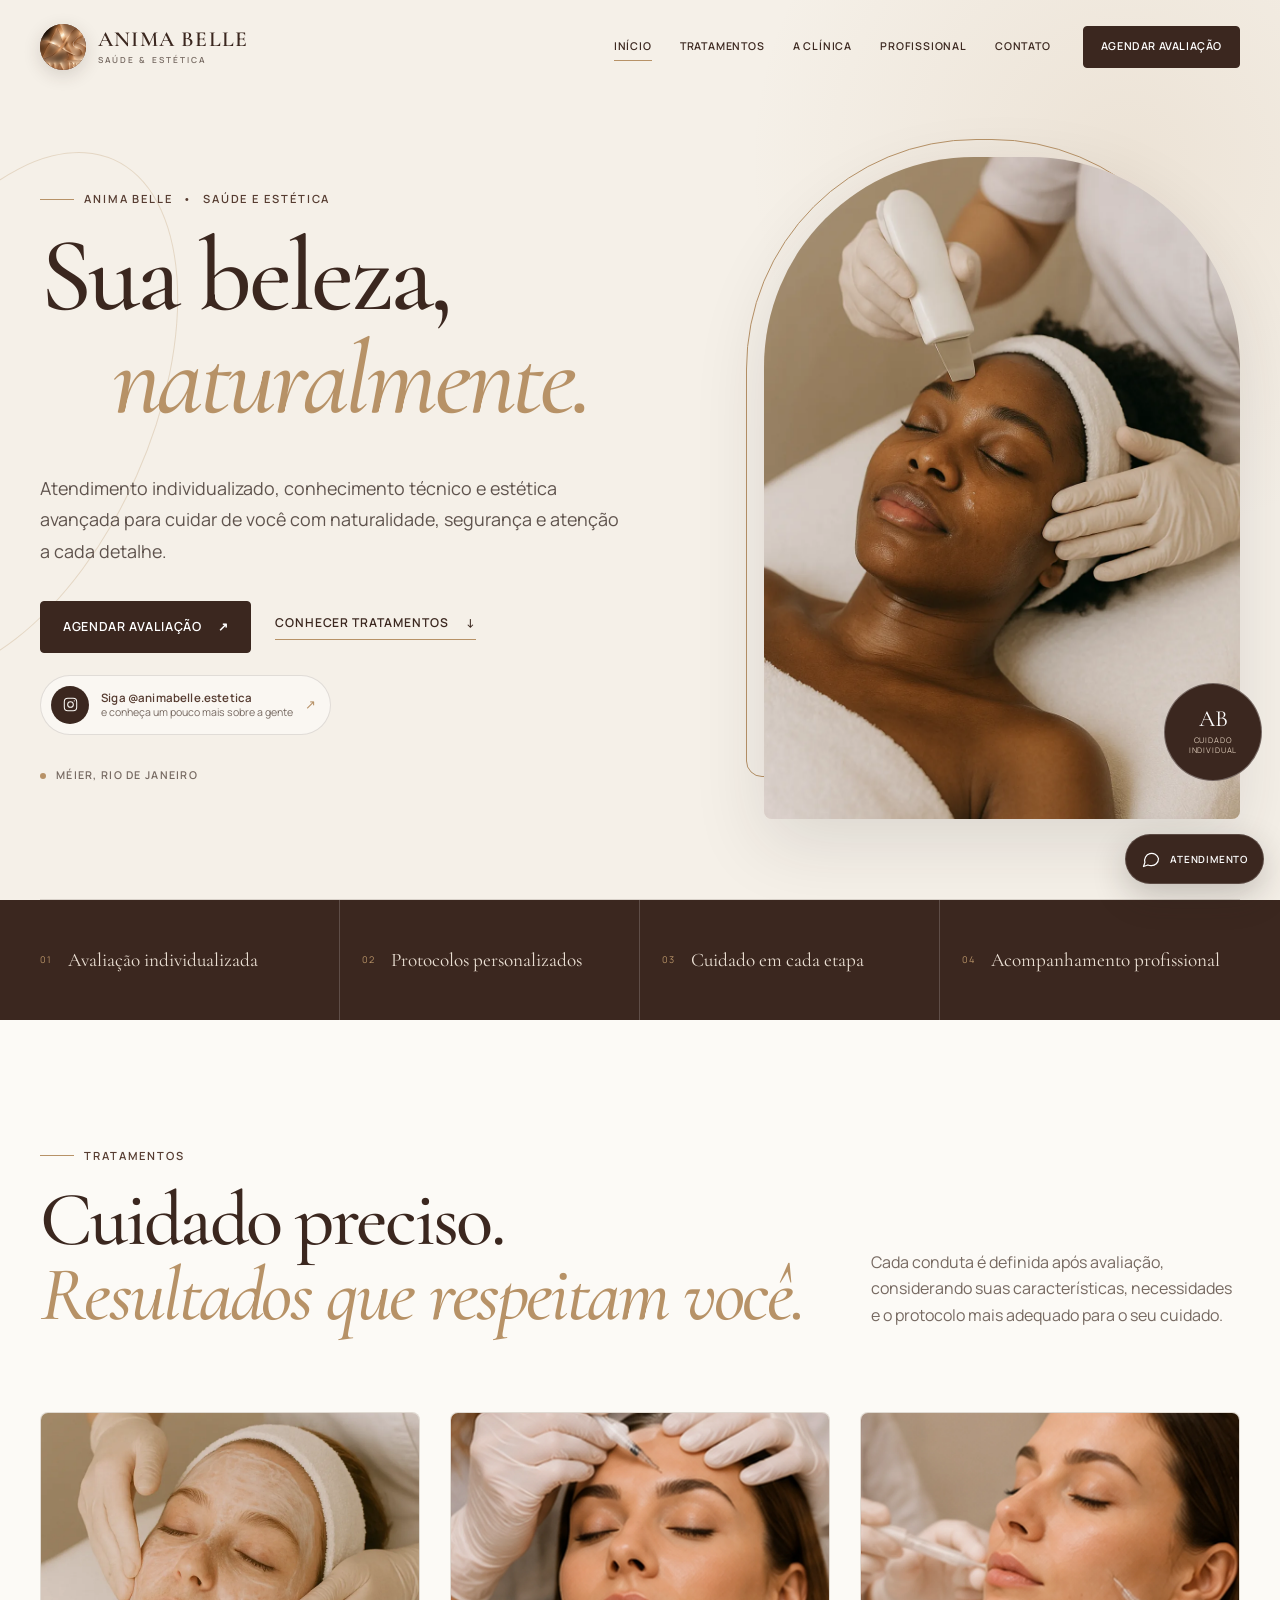
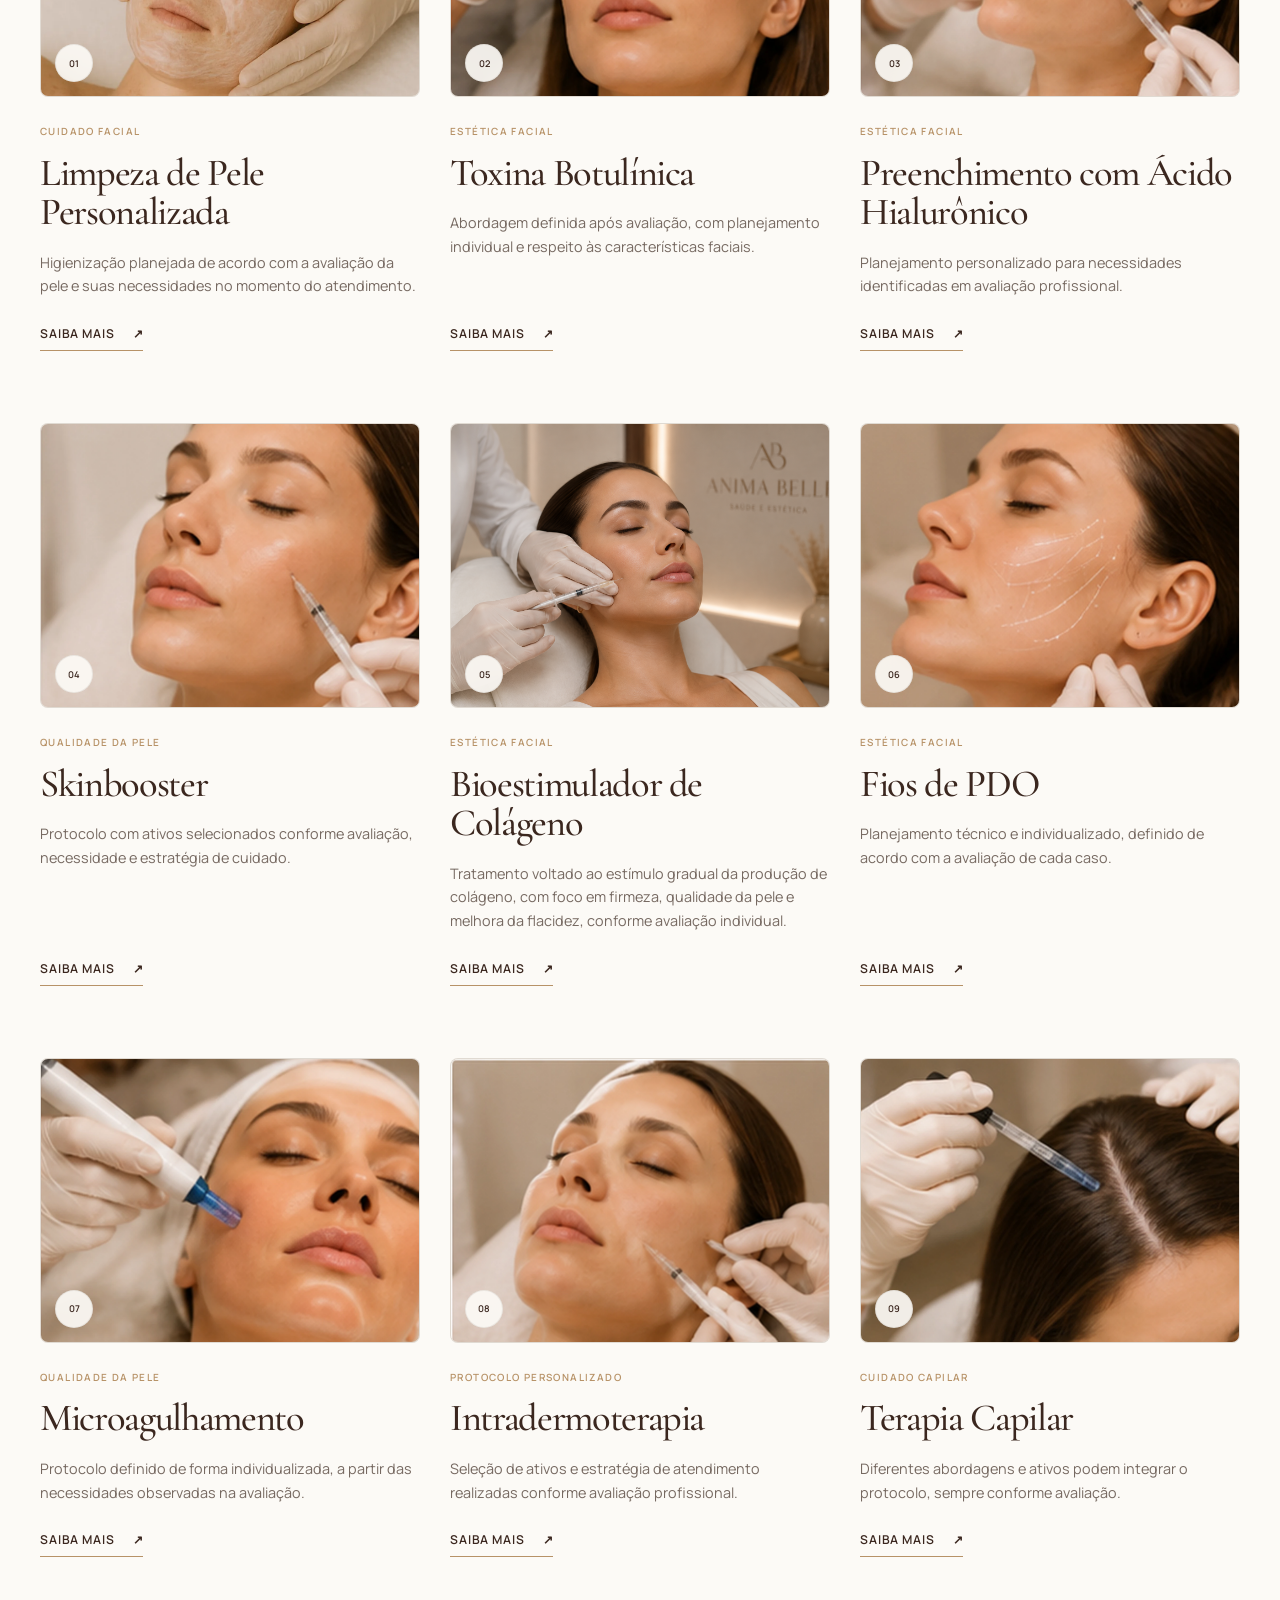
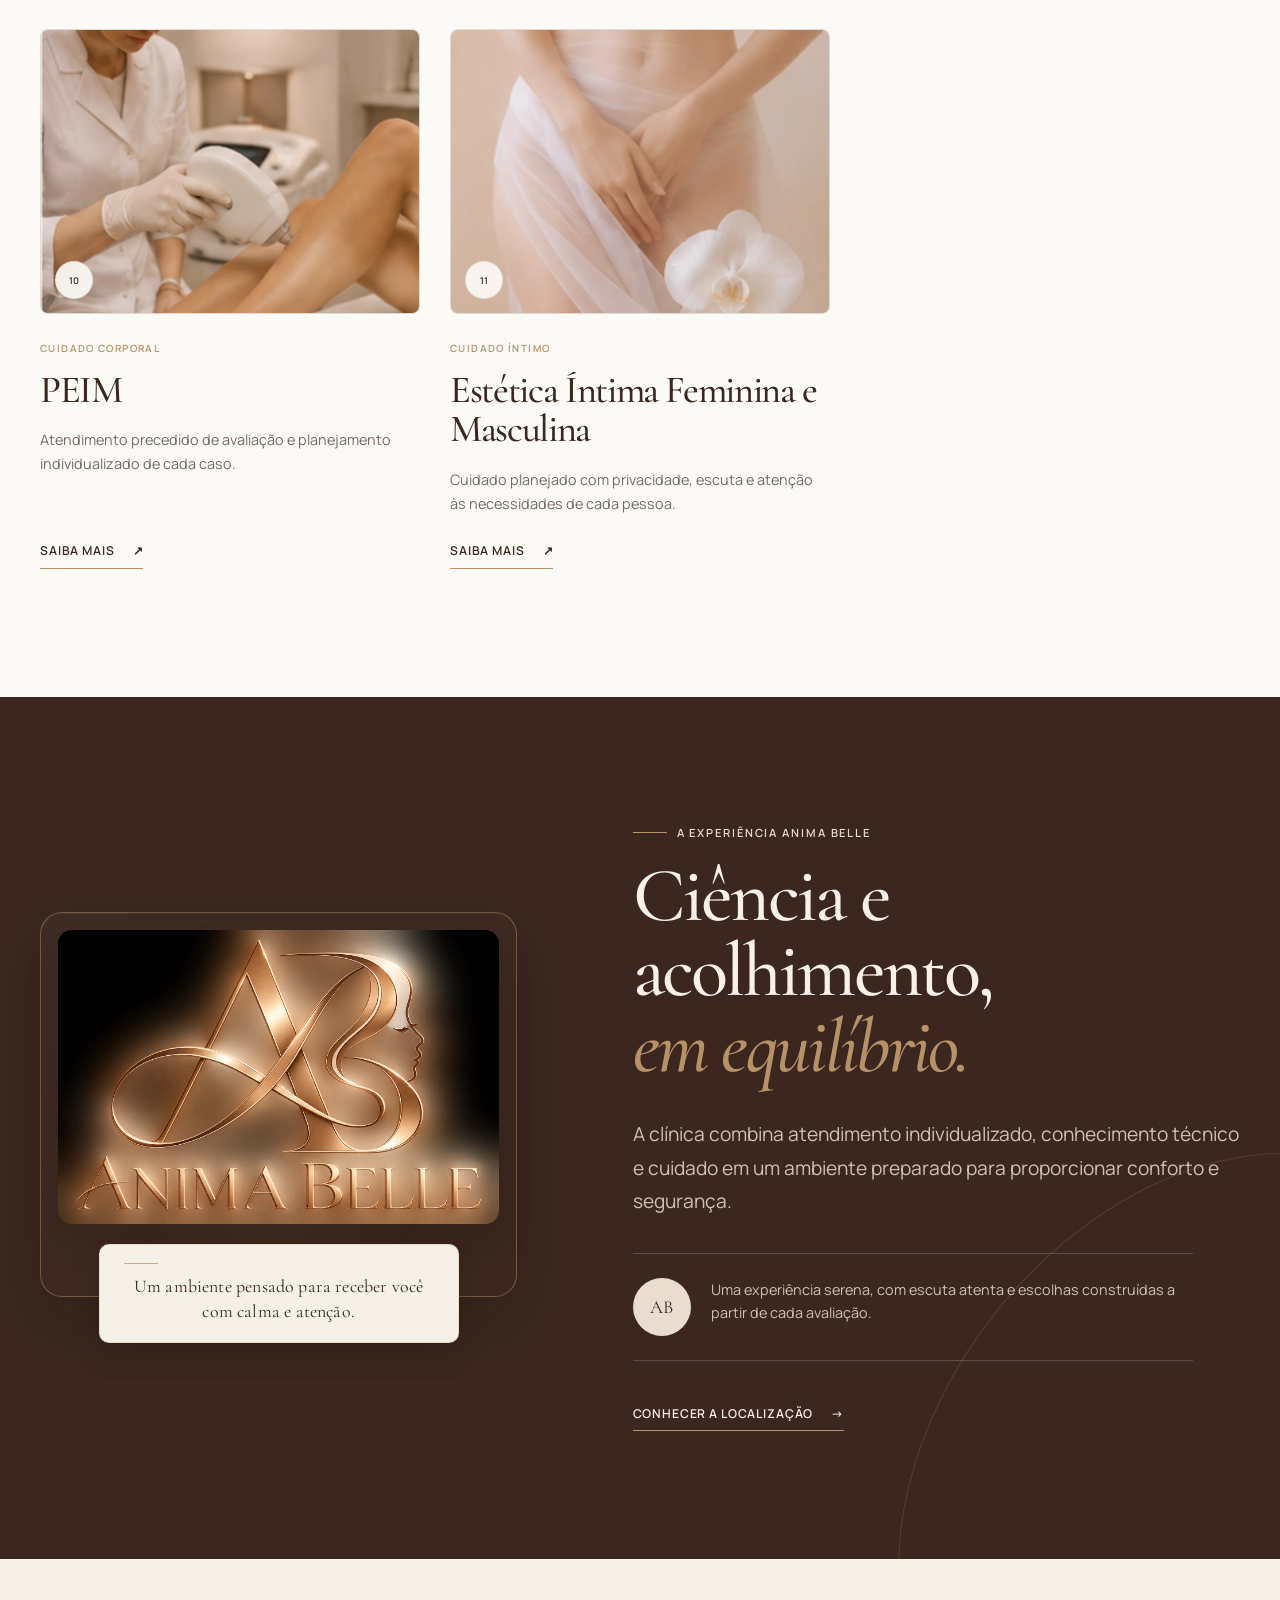
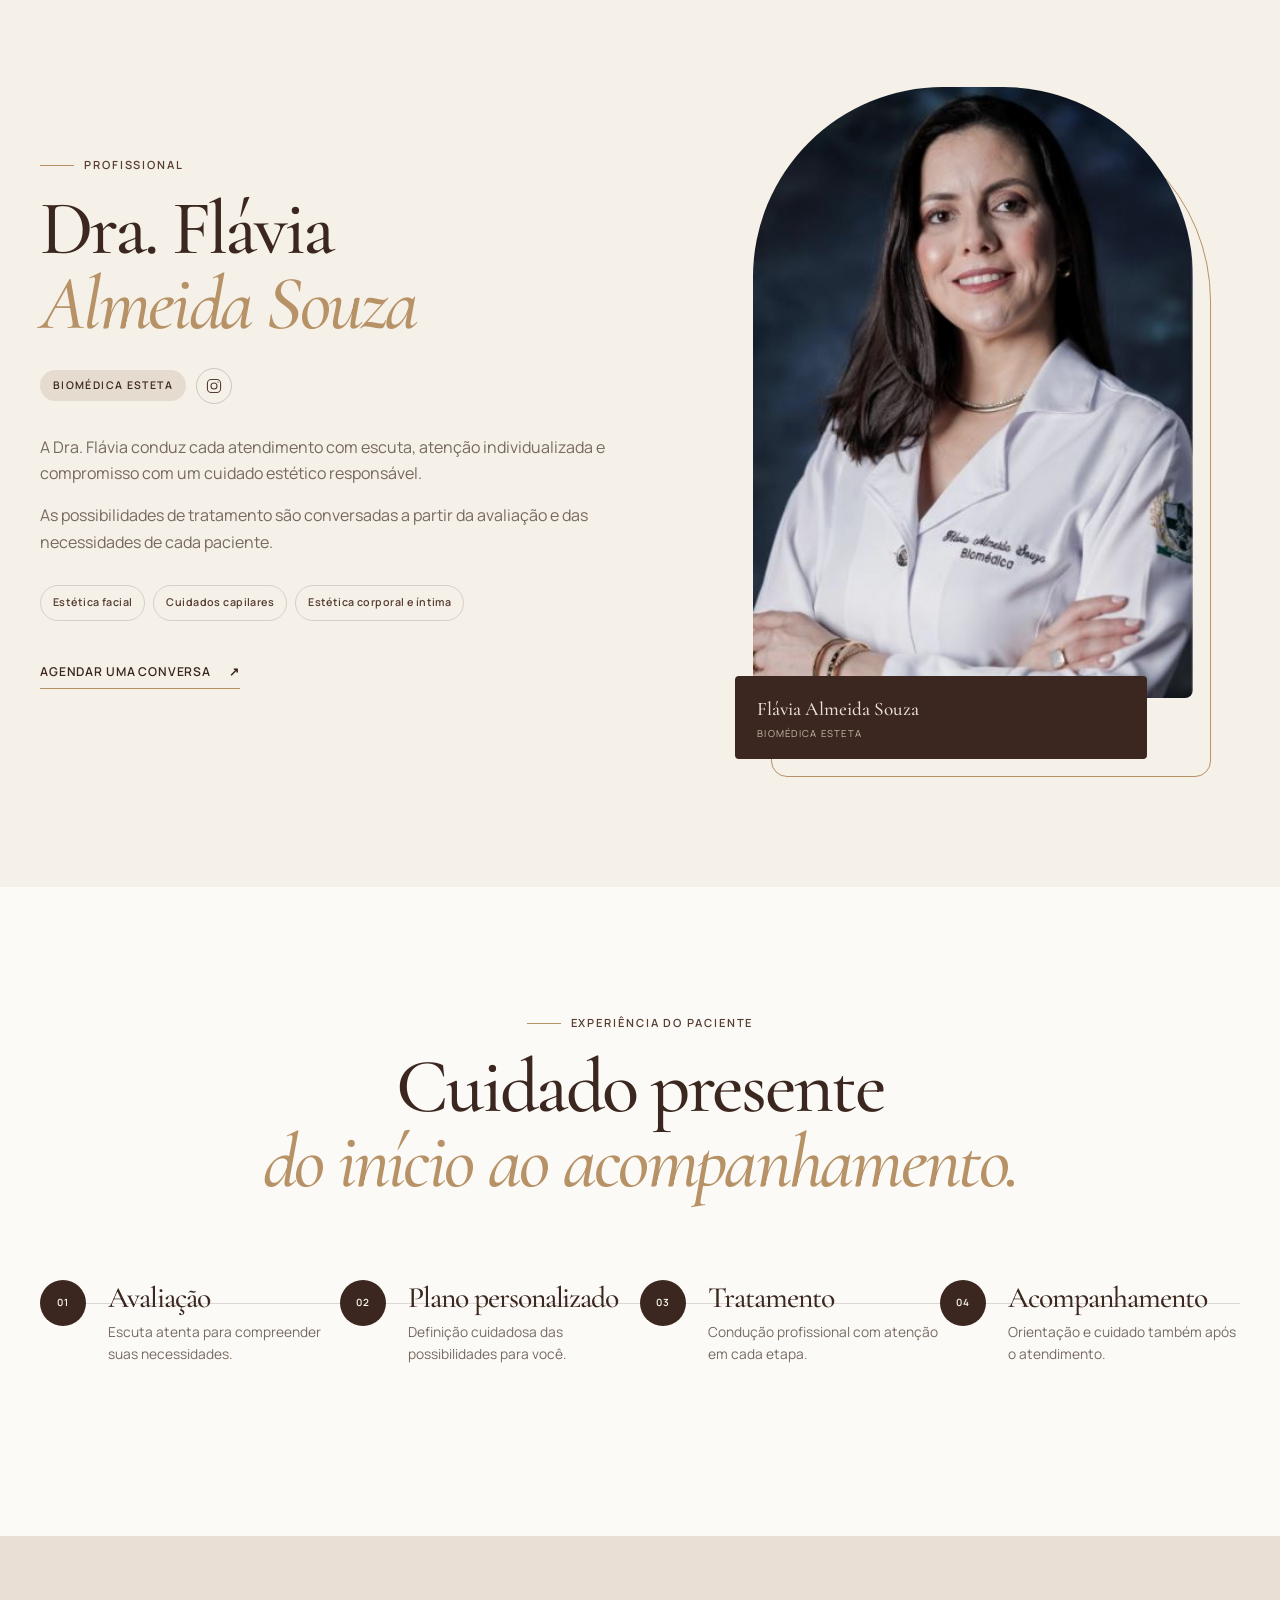
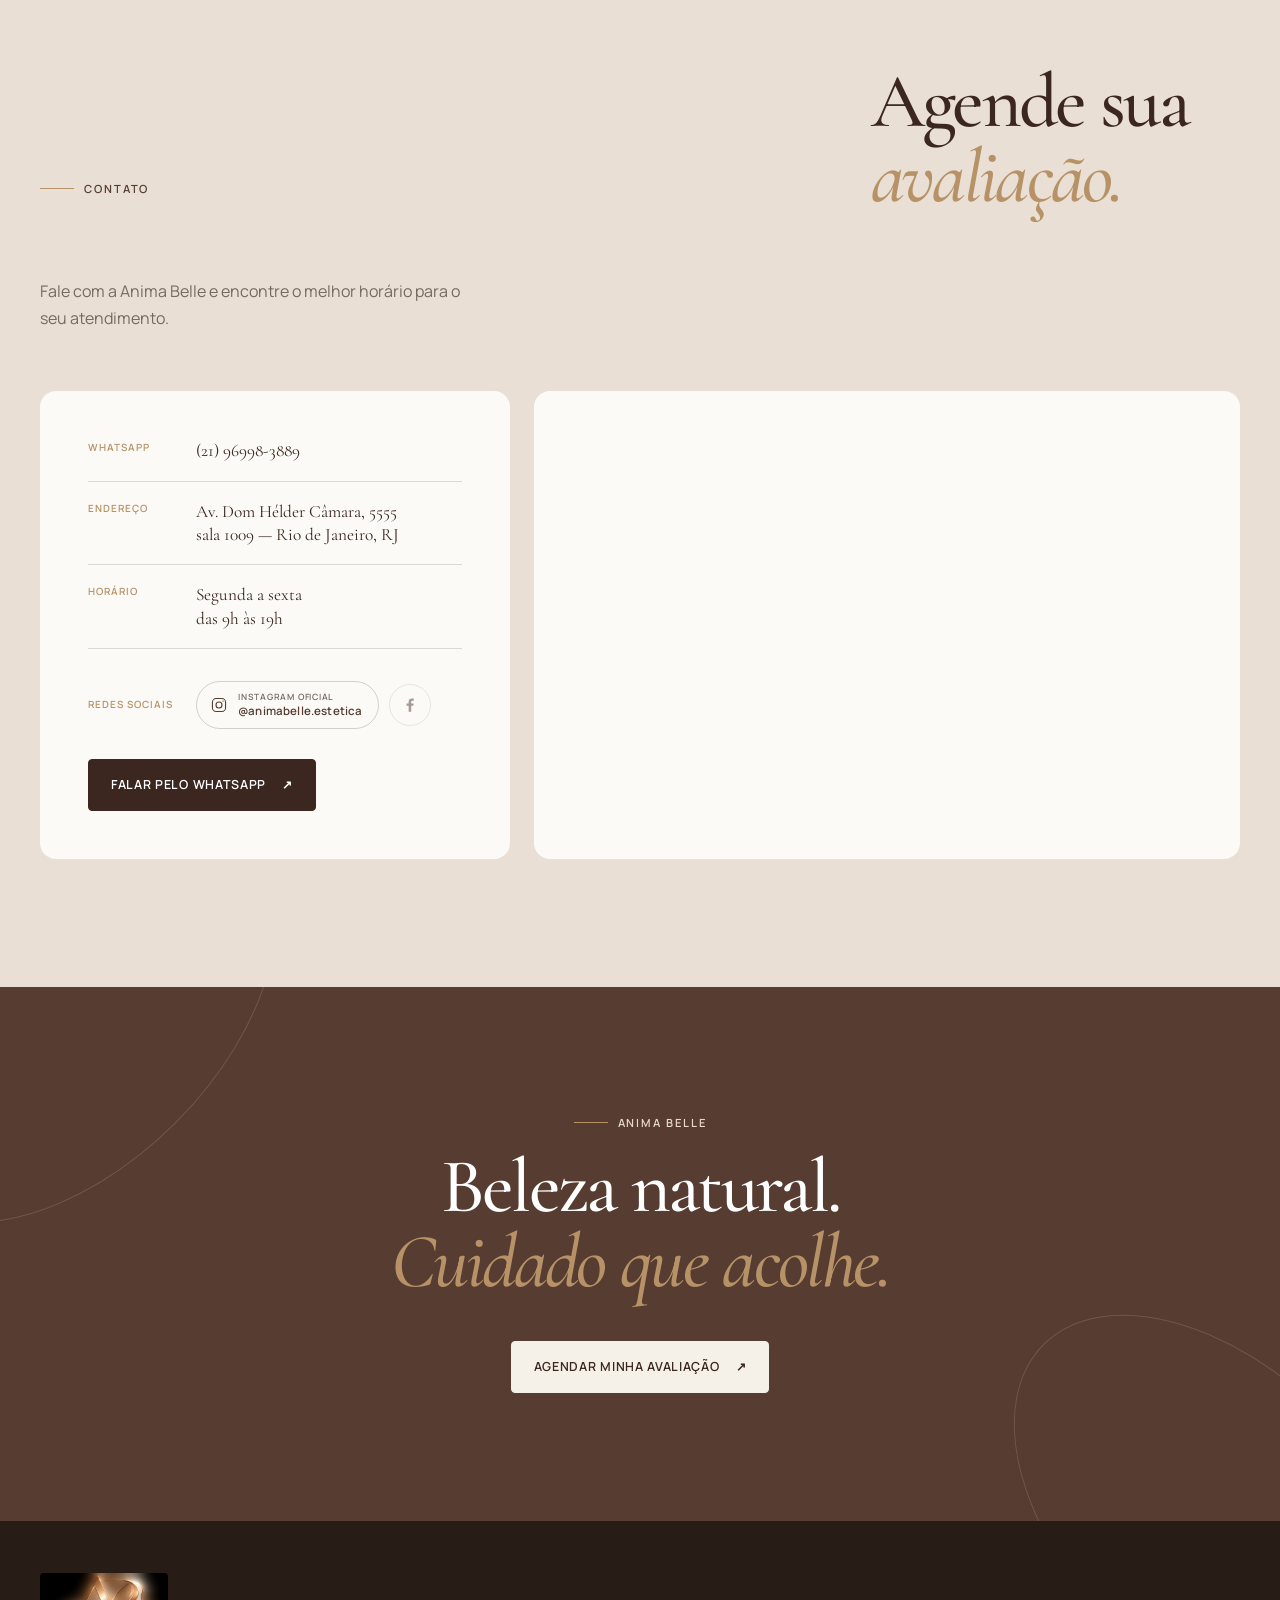
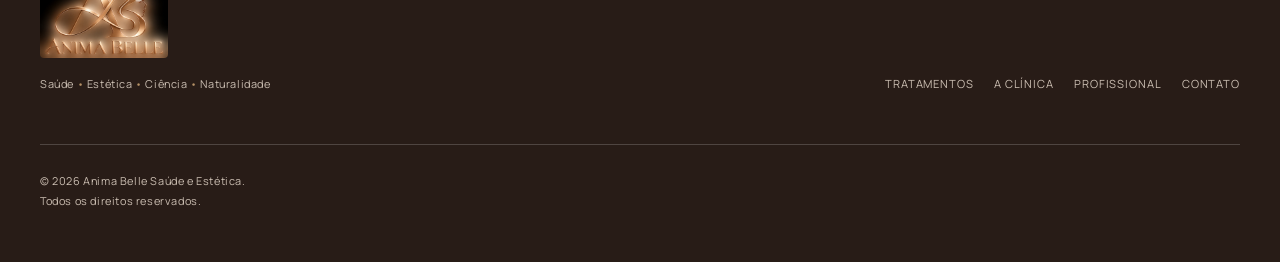
<file: index.html>
<!DOCTYPE html>
<html lang="pt-BR">
<head>
  <meta charset="UTF-8">
  <meta name="viewport" content="width=device-width, initial-scale=1.0">
  <meta http-equiv="X-UA-Compatible" content="IE=edge">

  <title>Anima Belle | Saúde e Estética Avançada no Méier, Rio de Janeiro</title>
  <meta name="title" content="Anima Belle | Saúde e Estética Avançada no Méier, Rio de Janeiro">
  <meta name="description" content="Atendimento individualizado em saúde e estética avançada com a Dra. Flávia Almeida Souza, no Méier, Rio de Janeiro. Ciência, cuidado e naturalidade.">
  <meta name="keywords" content="clínica de estética, estética avançada, Méier, Rio de Janeiro, Dra. Flávia Almeida Souza, biomedicina estética, Anima Belle">
  <meta name="author" content="Anima Belle Saúde e Estética">
  <meta name="robots" content="index, follow">
  <meta name="theme-color" content="#f5f0e8">
  <link rel="canonical" href="https://animabelle.com.br/">

  <meta property="og:type" content="website">
  <meta property="og:locale" content="pt_BR">
  <meta property="og:url" content="https://animabelle.com.br/">
  <meta property="og:site_name" content="Anima Belle Saúde e Estética">
  <meta property="og:title" content="Anima Belle | Saúde e Estética Avançada">
  <meta property="og:description" content="Ciência, cuidado e beleza natural em um ambiente de sofisticação serena.">
  <meta property="og:image" content="https://animabelle.com.br/logooficial.png">
  <meta property="og:image:width" content="1536">
  <meta property="og:image:height" content="1024">
  <meta property="og:image:alt" content="Logotipo oficial da Anima Belle">

  <meta name="twitter:card" content="summary_large_image">
  <meta name="twitter:title" content="Anima Belle | Saúde e Estética Avançada">
  <meta name="twitter:description" content="Ciência, cuidado e beleza natural em um ambiente de sofisticação serena.">
  <meta name="twitter:image" content="https://animabelle.com.br/logooficial.png">

  <link rel="icon" type="image/png" href="logooficial.png">
  <link rel="apple-touch-icon" href="logooficial.png">
  <link rel="preconnect" href="https://fonts.googleapis.com">
  <link rel="preconnect" href="https://fonts.gstatic.com" crossorigin>
  <link href="https://fonts.googleapis.com/css2?family=Cormorant+Garamond:wght@500;600&family=Manrope:wght@400;500;600&display=swap" rel="stylesheet">
  <link rel="stylesheet" href="css/style.css">

  <script type="application/ld+json">
  {
    "@context": "https://schema.org",
    "@type": "LocalBusiness",
    "name": "Anima Belle Saúde e Estética",
    "image": "https://animabelle.com.br/logooficial.png",
    "url": "https://animabelle.com.br/",
    "telephone": "+55 21 96998-3889",
    "address": {
      "@type": "PostalAddress",
      "streetAddress": "Av. Dom Hélder Câmara, 5555, sala 1009",
      "addressLocality": "Rio de Janeiro",
      "addressRegion": "RJ",
      "addressCountry": "BR"
    },
    "openingHoursSpecification": [{
      "@type": "OpeningHoursSpecification",
      "dayOfWeek": ["Monday", "Tuesday", "Wednesday", "Thursday", "Friday"],
      "opens": "09:00",
      "closes": "19:00"
    }]
  }
  </script>
</head>
<body>
  <a class="skip-link" href="#conteudo">Ir para o conteúdo</a>

  <header class="site-header" id="inicio">
    <div class="container header-inner">
      <a class="brand" href="#inicio" aria-label="Anima Belle — início">
        <span class="brand-mark" aria-hidden="true">
          <img src="imagens/logooficial.webp" alt="" width="1536" height="1024">
        </span>
        <span class="brand-copy">
          <strong>Anima Belle</strong>
          <small>Saúde &amp; Estética</small>
        </span>
      </a>

      <button class="menu-toggle" type="button" aria-controls="mainNav" aria-expanded="false" aria-label="Abrir menu">
        <span></span><span></span><span></span>
      </button>

      <nav class="main-nav" id="mainNav" aria-label="Navegação principal">
        <a href="#inicio">Início</a>
        <a href="#tratamentos">Tratamentos</a>
        <a href="#clinica">A Clínica</a>
        <a href="#profissional">Profissional</a>
        <a href="#contato">Contato</a>
        <a class="button button--small wa-link" href="#" target="_blank" rel="noopener" data-wa-message="Olá! Gostaria de agendar uma avaliação na Anima Belle.">Agendar avaliação</a>
      </nav>
    </div>
  </header>

  <main id="conteudo">
    <section class="hero" aria-labelledby="hero-title">
      <div class="container hero-grid">
        <div class="hero-copy reveal">
          <p class="eyebrow">Anima Belle <span aria-hidden="true">•</span> Saúde e Estética</p>
          <h1 id="hero-title">Sua beleza,<br><em>naturalmente.</em></h1>
          <p class="hero-lead">Atendimento individualizado, conhecimento técnico e estética avançada para cuidar de você com naturalidade, segurança e atenção a cada detalhe.</p>
          <div class="hero-actions">
            <a class="button wa-link" href="#" target="_blank" rel="noopener" data-wa-message="Olá! Gostaria de agendar uma avaliação na Anima Belle.">Agendar avaliação <span aria-hidden="true">↗</span></a>
            <a class="text-link" href="#tratamentos">Conhecer tratamentos <span aria-hidden="true">↓</span></a>
          </div>
          <a class="hero-instagram-link" data-social="instagramClinica" role="link" aria-label="Seguir a Anima Belle no Instagram" aria-disabled="true" tabindex="0">
            <span class="hero-instagram-icon" aria-hidden="true">
              <svg viewBox="0 0 24 24" focusable="false">
                <rect x="3.25" y="3.25" width="17.5" height="17.5" rx="5"></rect>
                <circle cx="12" cy="12" r="4"></circle>
                <circle cx="17.35" cy="6.75" r="0.85"></circle>
              </svg>
            </span>
            <span class="hero-instagram-copy">
              <strong>Siga @animabelle.estetica</strong>
              <small>e conheça um pouco mais sobre a gente</small>
            </span>
            <span class="hero-instagram-arrow" aria-hidden="true">↗</span>
          </a>
          <p class="hero-note"><span aria-hidden="true"></span> Méier, Rio de Janeiro</p>
        </div>

        <div class="hero-visual reveal" data-delay="1">
          <div class="hero-arch" aria-hidden="true"></div>
          <figure class="hero-image">
            <img src="imagens/hero-atendimento.webp" alt="Atendimento de cuidado facial na Anima Belle" width="1024" height="1536" fetchpriority="high">
          </figure>
          <div class="hero-seal" aria-hidden="true">
            <span>AB</span>
            <small>cuidado<br>individual</small>
          </div>
        </div>
      </div>
      <div class="hero-line" aria-hidden="true"></div>
    </section>

    <section class="principles" aria-label="Princípios do atendimento">
      <div class="container principles-grid">
        <p><span>01</span>Avaliação individualizada</p>
        <p><span>02</span>Protocolos personalizados</p>
        <p><span>03</span>Cuidado em cada etapa</p>
        <p><span>04</span>Acompanhamento profissional</p>
      </div>
    </section>

    <section class="section treatments" id="tratamentos" aria-labelledby="treatments-title">
      <div class="container">
        <header class="section-heading section-heading--split reveal">
          <div>
            <p class="eyebrow">Tratamentos</p>
            <h2 id="treatments-title">Cuidado preciso.<br><em>Resultados que respeitam você.</em></h2>
          </div>
          <p>Cada conduta é definida após avaliação, considerando suas características, necessidades e o protocolo mais adequado para o seu cuidado.</p>
        </header>

        <div class="treatments-grid">
          <article class="treatment-card reveal">
            <figure class="treatment-media">
              <span class="treatment-photo-label" aria-hidden="true"><b>AB</b><small>Imagem do tratamento</small></span>
              <img data-treatment-photo src="imagens/tratamentos/limpeza-de-pele-personalizada.webp" alt="Procedimento de limpeza de pele" width="1024" height="1536" loading="lazy">
              <span class="treatment-index">01</span>
            </figure>
            <div class="treatment-body">
              <p class="treatment-type">Cuidado facial</p>
              <h3>Limpeza de Pele Personalizada</h3>
              <p>Higienização planejada de acordo com a avaliação da pele e suas necessidades no momento do atendimento.</p>
              <a class="treatment-link wa-link" href="#" target="_blank" rel="noopener" data-wa-message="Olá! Gostaria de saber mais sobre Limpeza de Pele Personalizada.">Saiba mais <span aria-hidden="true">↗</span></a>
            </div>
          </article>

          <article class="treatment-card reveal" data-delay="1">
            <figure class="treatment-media">
              <span class="treatment-photo-label" aria-hidden="true"><b>AB</b><small>Imagem do tratamento</small></span>
              <img data-treatment-photo src="imagens/tratamentos/toxina-botulinica.webp" alt="Imagem do tratamento com toxina botulínica" width="1600" height="1200" loading="lazy">
              <span class="treatment-index">02</span>
            </figure>
            <div class="treatment-body">
              <p class="treatment-type">Estética facial</p>
              <h3>Toxina Botulínica</h3>
              <p>Abordagem definida após avaliação, com planejamento individual e respeito às características faciais.</p>
              <a class="treatment-link wa-link" href="#" target="_blank" rel="noopener" data-wa-message="Olá! Gostaria de saber mais sobre Toxina Botulínica.">Saiba mais <span aria-hidden="true">↗</span></a>
            </div>
          </article>

          <article class="treatment-card reveal" data-delay="2">
            <figure class="treatment-media">
              <span class="treatment-photo-label" aria-hidden="true"><b>AB</b><small>Imagem do tratamento</small></span>
              <img data-treatment-photo src="imagens/tratamentos/preenchimento-acido-hialuronico.webp" alt="Imagem do preenchimento com ácido hialurônico" width="1600" height="1200" loading="lazy">
              <span class="treatment-index">03</span>
            </figure>
            <div class="treatment-body">
              <p class="treatment-type">Estética facial</p>
              <h3>Preenchimento com Ácido Hialurônico</h3>
              <p>Planejamento personalizado para necessidades identificadas em avaliação profissional.</p>
              <a class="treatment-link wa-link" href="#" target="_blank" rel="noopener" data-wa-message="Olá! Gostaria de saber mais sobre Preenchimento com Ácido Hialurônico.">Saiba mais <span aria-hidden="true">↗</span></a>
            </div>
          </article>

          <article class="treatment-card reveal">
            <figure class="treatment-media">
              <span class="treatment-photo-label" aria-hidden="true"><b>AB</b><small>Imagem do tratamento</small></span>
              <img data-treatment-photo src="imagens/tratamentos/skinbooster.webp" alt="Imagem do tratamento Skinbooster" width="1600" height="1200" loading="lazy">
              <span class="treatment-index">04</span>
            </figure>
            <div class="treatment-body">
              <p class="treatment-type">Qualidade da pele</p>
              <h3>Skinbooster</h3>
              <p>Protocolo com ativos selecionados conforme avaliação, necessidade e estratégia de cuidado.</p>
              <a class="treatment-link wa-link" href="#" target="_blank" rel="noopener" data-wa-message="Olá! Gostaria de saber mais sobre Skinbooster.">Saiba mais <span aria-hidden="true">↗</span></a>
            </div>
          </article>

          <article class="treatment-card reveal" data-delay="1">
            <figure class="treatment-media">
              <span class="treatment-photo-label" aria-hidden="true"><b>AB</b><small>Imagem do tratamento</small></span>
              <img data-treatment-photo src="imagens/tratamentos/bioestimulador.webp" alt="Procedimento de bioestimulação de colágeno em clínica de estética" width="1536" height="1024" loading="lazy">
              <span class="treatment-index">05</span>
            </figure>
            <div class="treatment-body">
              <p class="treatment-type">Estética facial</p>
              <h3>Bioestimulador de Colágeno</h3>
              <p>Tratamento voltado ao estímulo gradual da produção de colágeno, com foco em firmeza, qualidade da pele e melhora da flacidez, conforme avaliação individual.</p>
              <a class="treatment-link wa-link" href="#" target="_blank" rel="noopener" data-wa-message="Olá! Gostaria de saber mais sobre Bioestimulador de Colágeno.">Saiba mais <span aria-hidden="true">↗</span></a>
            </div>
          </article>

          <article class="treatment-card reveal" data-delay="2">
            <figure class="treatment-media">
              <span class="treatment-photo-label" aria-hidden="true"><b>AB</b><small>Imagem do tratamento</small></span>
              <img data-treatment-photo src="imagens/tratamentos/fios-pdo.webp" alt="Imagem do tratamento com fios de PDO" width="1600" height="1200" loading="lazy">
              <span class="treatment-index">06</span>
            </figure>
            <div class="treatment-body">
              <p class="treatment-type">Estética facial</p>
              <h3>Fios de PDO</h3>
              <p>Planejamento técnico e individualizado, definido de acordo com a avaliação de cada caso.</p>
              <a class="treatment-link wa-link" href="#" target="_blank" rel="noopener" data-wa-message="Olá! Gostaria de saber mais sobre Fios de PDO.">Saiba mais <span aria-hidden="true">↗</span></a>
            </div>
          </article>

          <article class="treatment-card reveal">
            <figure class="treatment-media">
              <span class="treatment-photo-label" aria-hidden="true"><b>AB</b><small>Imagem do tratamento</small></span>
              <img data-treatment-photo src="imagens/tratamentos/microagulhamento.webp" alt="Imagem do tratamento de microagulhamento" width="1600" height="1200" loading="lazy">
              <span class="treatment-index">07</span>
            </figure>
            <div class="treatment-body">
              <p class="treatment-type">Qualidade da pele</p>
              <h3>Microagulhamento</h3>
              <p>Protocolo definido de forma individualizada, a partir das necessidades observadas na avaliação.</p>
              <a class="treatment-link wa-link" href="#" target="_blank" rel="noopener" data-wa-message="Olá! Gostaria de saber mais sobre Microagulhamento.">Saiba mais <span aria-hidden="true">↗</span></a>
            </div>
          </article>

          <article class="treatment-card reveal" data-delay="1">
            <figure class="treatment-media">
              <span class="treatment-photo-label" aria-hidden="true"><b>AB</b><small>Imagem do tratamento</small></span>
              <img data-treatment-photo src="imagens/tratamentos/intradermoterapia.webp" alt="Imagem do tratamento de intradermoterapia" width="1600" height="1200" loading="lazy">
              <span class="treatment-index">08</span>
            </figure>
            <div class="treatment-body">
              <p class="treatment-type">Protocolo personalizado</p>
              <h3>Intradermoterapia</h3>
              <p>Seleção de ativos e estratégia de atendimento realizadas conforme avaliação profissional.</p>
              <a class="treatment-link wa-link" href="#" target="_blank" rel="noopener" data-wa-message="Olá! Gostaria de saber mais sobre Intradermoterapia.">Saiba mais <span aria-hidden="true">↗</span></a>
            </div>
          </article>

          <article class="treatment-card reveal" data-delay="2">
            <figure class="treatment-media">
              <span class="treatment-photo-label" aria-hidden="true"><b>AB</b><small>Imagem do tratamento</small></span>
              <img data-treatment-photo src="imagens/tratamentos/terapia-capilar.webp" alt="Imagem do tratamento de terapia capilar" width="1600" height="1200" loading="lazy">
              <span class="treatment-index">09</span>
            </figure>
            <div class="treatment-body">
              <p class="treatment-type">Cuidado capilar</p>
              <h3>Terapia Capilar</h3>
              <p>Diferentes abordagens e ativos podem integrar o protocolo, sempre conforme avaliação.</p>
              <a class="treatment-link wa-link" href="#" target="_blank" rel="noopener" data-wa-message="Olá! Gostaria de saber mais sobre Terapia Capilar.">Saiba mais <span aria-hidden="true">↗</span></a>
            </div>
          </article>

          <article class="treatment-card reveal">
            <figure class="treatment-media">
              <span class="treatment-photo-label" aria-hidden="true"><b>AB</b><small>Imagem do tratamento</small></span>
              <img data-treatment-photo src="imagens/tratamentos/peim.webp" alt="Imagem do tratamento PEIM" width="1600" height="1200" loading="lazy">
              <span class="treatment-index">10</span>
            </figure>
            <div class="treatment-body">
              <p class="treatment-type">Cuidado corporal</p>
              <h3>PEIM</h3>
              <p>Atendimento precedido de avaliação e planejamento individualizado de cada caso.</p>
              <a class="treatment-link wa-link" href="#" target="_blank" rel="noopener" data-wa-message="Olá! Gostaria de saber mais sobre PEIM.">Saiba mais <span aria-hidden="true">↗</span></a>
            </div>
          </article>

          <article class="treatment-card reveal" data-delay="1">
            <figure class="treatment-media">
              <span class="treatment-photo-label" aria-hidden="true"><b>AB</b><small>Imagem do tratamento</small></span>
              <img data-treatment-photo src="imagens/tratamentos/estetica-intima.webp" alt="Imagem sobre estética íntima feminina e masculina" width="1600" height="1200" loading="lazy">
              <span class="treatment-index">11</span>
            </figure>
            <div class="treatment-body">
              <p class="treatment-type">Cuidado íntimo</p>
              <h3>Estética Íntima Feminina e Masculina</h3>
              <p>Cuidado planejado com privacidade, escuta e atenção às necessidades de cada pessoa.</p>
              <a class="treatment-link wa-link" href="#" target="_blank" rel="noopener" data-wa-message="Olá! Gostaria de saber mais sobre Estética Íntima Feminina e Masculina.">Saiba mais <span aria-hidden="true">↗</span></a>
            </div>
          </article>
        </div>
      </div>
    </section>

    <section class="section clinic" id="clinica" aria-labelledby="clinic-title">
      <div class="container clinic-grid">
        <figure class="clinic-visual reveal">
          <img src="imagens/logooficial.webp" alt="Identidade visual oficial Anima Belle" width="1536" height="1024" loading="lazy">
          <figcaption>Um ambiente pensado para receber você com calma e atenção.</figcaption>
        </figure>

        <div class="clinic-copy reveal" data-delay="1">
          <p class="eyebrow eyebrow--light">A experiência Anima Belle</p>
          <h2 id="clinic-title">Ciência e acolhimento,<br><em>em equilíbrio.</em></h2>
          <p class="clinic-lead">A clínica combina atendimento individualizado, conhecimento técnico e cuidado em um ambiente preparado para proporcionar conforto e segurança.</p>
          <div class="clinic-detail">
            <span aria-hidden="true">AB</span>
            <p>Uma experiência serena, com escuta atenta e escolhas construídas a partir de cada avaliação.</p>
          </div>
          <a class="text-link text-link--light" href="#contato">Conhecer a localização <span aria-hidden="true">→</span></a>
        </div>
      </div>
    </section>

    <section class="section professional" id="profissional" aria-labelledby="professional-title">
      <div class="container professional-grid">
        <div class="professional-copy reveal">
          <p class="eyebrow">Profissional</p>
          <h2 id="professional-title">Dra. Flávia<br><em>Almeida Souza</em></h2>
          <div class="professional-meta">
            <p class="professional-role">Biomédica Esteta</p>
            <a class="social-link social-link--instagram professional-social-link" data-social="instagramProfissional" role="link" aria-label="Instagram da Dra. Flávia Almeida Souza" aria-disabled="true" tabindex="0">
              <svg viewBox="0 0 24 24" aria-hidden="true" focusable="false">
                <rect x="3.25" y="3.25" width="17.5" height="17.5" rx="5"></rect>
                <circle cx="12" cy="12" r="4"></circle>
                <circle cx="17.35" cy="6.75" r="0.85" class="social-icon-dot"></circle>
              </svg>
            </a>
          </div>
          <p>A Dra. Flávia conduz cada atendimento com escuta, atenção individualizada e compromisso com um cuidado estético responsável.</p>
          <p>As possibilidades de tratamento são conversadas a partir da avaliação e das necessidades de cada paciente.</p>
          <div class="professional-areas" aria-label="Áreas de atuação">
            <span>Estética facial</span>
            <span>Cuidados capilares</span>
            <span>Estética corporal e íntima</span>
          </div>
          <a class="text-link wa-link" href="#" target="_blank" rel="noopener" data-wa-message="Olá! Gostaria de agendar uma avaliação com a Dra. Flávia.">Agendar uma conversa <span aria-hidden="true">↗</span></a>
        </div>

        <figure class="professional-photo reveal" data-delay="1">
          <span class="photo-frame" aria-hidden="true"></span>
          <img src="Flavia.JPG" alt="Dra. Flávia Almeida Souza, Biomédica Esteta" width="383" height="554" loading="lazy">
          <figcaption>
            <strong>Flávia Almeida Souza</strong>
            <span>Biomédica Esteta</span>
          </figcaption>
        </figure>
      </div>
    </section>

    <section class="section journey" aria-labelledby="journey-title">
      <div class="container">
        <header class="section-heading section-heading--center reveal">
          <p class="eyebrow">Experiência do paciente</p>
          <h2 id="journey-title">Cuidado presente<br><em>do início ao acompanhamento.</em></h2>
        </header>

        <ol class="journey-timeline">
          <li class="reveal">
            <span>01</span>
            <div><h3>Avaliação</h3><p>Escuta atenta para compreender suas necessidades.</p></div>
          </li>
          <li class="reveal" data-delay="1">
            <span>02</span>
            <div><h3>Plano personalizado</h3><p>Definição cuidadosa das possibilidades para você.</p></div>
          </li>
          <li class="reveal" data-delay="2">
            <span>03</span>
            <div><h3>Tratamento</h3><p>Condução profissional com atenção em cada etapa.</p></div>
          </li>
          <li class="reveal" data-delay="3">
            <span>04</span>
            <div><h3>Acompanhamento</h3><p>Orientação e cuidado também após o atendimento.</p></div>
          </li>
        </ol>
      </div>
    </section>

    <section class="section contact" id="contato" aria-labelledby="contact-title">
      <div class="container">
        <header class="contact-heading reveal">
          <p class="eyebrow">Contato</p>
          <h2 id="contact-title">Agende sua<br><em>avaliação.</em></h2>
          <p>Fale com a Anima Belle e encontre o melhor horário para o seu atendimento.</p>
        </header>

        <div class="contact-layout">
          <div class="contact-info reveal">
            <address>
              <div class="contact-row">
                <span>WhatsApp</span>
                <a class="wa-link wa-display" href="#" target="_blank" rel="noopener" data-wa-message="Olá! Vim pelo site da Anima Belle e gostaria de falar com vocês."></a>
              </div>
              <div class="contact-row">
                <span>Endereço</span>
                <p>Av. Dom Hélder Câmara, 5555<br>sala 1009 — Rio de Janeiro, RJ</p>
              </div>
              <div class="contact-row">
                <span>Horário</span>
                <p>Segunda a sexta<br>das 9h às 19h</p>
              </div>
            </address>
            <div class="contact-socials" aria-label="Redes sociais da Anima Belle">
              <span class="contact-socials-label">Redes sociais</span>
              <div class="contact-socials-actions">
                <a class="social-link social-link--instagram social-link--profile" data-social="instagramClinica" role="link" aria-label="Instagram oficial da Anima Belle: arroba animabelle.estetica" aria-disabled="true" tabindex="0">
                  <svg viewBox="0 0 24 24" aria-hidden="true" focusable="false">
                    <rect x="3.25" y="3.25" width="17.5" height="17.5" rx="5"></rect>
                    <circle cx="12" cy="12" r="4"></circle>
                    <circle cx="17.35" cy="6.75" r="0.85" class="social-icon-dot"></circle>
                  </svg>
                  <span class="social-link-copy">
                    <small>Instagram oficial</small>
                    <strong>@animabelle.estetica</strong>
                  </span>
                </a>
                <a class="social-link social-link--facebook" data-social="facebook" role="link" aria-label="Facebook da Anima Belle" aria-disabled="true" tabindex="0">
                  <svg viewBox="0 0 24 24" aria-hidden="true" focusable="false">
                    <path d="M13.6 21v-8h2.8l.45-3.15H13.6V7.82c0-.92.27-1.54 1.62-1.54H17V3.46a23.5 23.5 0 0 0-2.55-.13c-2.52 0-4.25 1.5-4.25 4.28v2.24H7.35V13h2.85v8h3.4Z"></path>
                  </svg>
                </a>
              </div>
            </div>
            <a class="button wa-link" href="#" target="_blank" rel="noopener" data-wa-message="Olá! Gostaria de agendar uma avaliação na Anima Belle.">Falar pelo WhatsApp <span aria-hidden="true">↗</span></a>
          </div>

          <div class="map-wrap reveal" data-delay="1">
            <iframe src="https://www.google.com/maps?q=Anima+Belle+Sa%C3%BAde+e+Est%C3%A9tica+Ltda&ll=-22.8877745,-43.2851901&z=17&output=embed" title="Localização da Anima Belle Saúde e Estética" loading="lazy" allowfullscreen referrerpolicy="no-referrer-when-downgrade"></iframe>
          </div>
        </div>
      </div>
    </section>

    <section class="closing-cta" aria-labelledby="closing-title">
      <div class="container closing-inner reveal">
        <p class="eyebrow eyebrow--light">Anima Belle</p>
        <h2 id="closing-title">Beleza natural.<br><em>Cuidado que acolhe.</em></h2>
        <a class="button button--light wa-link" href="#" target="_blank" rel="noopener" data-wa-message="Olá! Gostaria de agendar minha avaliação na Anima Belle.">Agendar minha avaliação <span aria-hidden="true">↗</span></a>
      </div>
    </section>
  </main>

  <footer class="site-footer">
    <div class="container footer-grid">
      <div class="footer-brand">
        <img src="imagens/logooficial.webp" alt="Anima Belle" width="1536" height="1024" loading="lazy">
        <p>Saúde <span>•</span> Estética <span>•</span> Ciência <span>•</span> Naturalidade</p>
      </div>
      <div class="footer-links">
        <a href="#tratamentos">Tratamentos</a>
        <a href="#clinica">A Clínica</a>
        <a href="#profissional">Profissional</a>
        <a href="#contato">Contato</a>
      </div>
      <p class="footer-legal">© <span id="currentYear">2026</span> Anima Belle Saúde e Estética.<br>Todos os direitos reservados.</p>
    </div>
  </footer>

  <button type="button" class="chat-toggle" id="chatWidgetToggle" aria-label="Abrir atendimento" aria-controls="chatWidget" aria-expanded="false">
    <svg viewBox="0 0 24 24" aria-hidden="true"><path d="M21 11.5a8.4 8.4 0 0 1-9 8.5 9.8 9.8 0 0 1-3.7-.8L3 21l1.7-5A8.4 8.4 0 1 1 21 11.5Z"/></svg>
    <span>Atendimento</span>
  </button>

  <aside id="chatWidget" class="chat-widget" aria-hidden="true" aria-labelledby="chatTitle">
    <div class="chat-widget-box">
      <header class="chat-widget-header">
        <div class="chat-avatar" aria-hidden="true">AB</div>
        <div>
          <strong id="chatTitle">Anima Belle</strong>
          <span>Como podemos ajudar?</span>
        </div>
        <button type="button" class="chat-close" id="chatWidgetClose" aria-label="Fechar atendimento">×</button>
      </header>

      <div class="chat-widget-body">
        <div class="chat-step" id="chatStepHome">
          <div class="chat-message">
            <p>Olá! Que bom receber você por aqui.</p>
            <p>Escolha uma opção para continuar:</p>
          </div>
          <div class="chat-actions">
            <button type="button" class="chat-option" data-action="agendar">Agendar avaliação <span>→</span></button>
            <button type="button" class="chat-option" data-action="servicos">Conhecer tratamentos <span>→</span></button>
            <a class="chat-option" data-social="instagramClinica" role="link" aria-label="Conhecer o Instagram oficial da Anima Belle" aria-disabled="true" tabindex="0">Conhecer nosso Instagram <span>↗</span></a>
            <button type="button" class="chat-option chat-option--accent" data-action="whatsapp">Falar no WhatsApp <span>↗</span></button>
          </div>
        </div>

        <div class="chat-step" id="chatStepAgendar" hidden>
          <div class="chat-message">
            <p>Preencha seus dados. Ao enviar, abriremos o WhatsApp com a mensagem pronta.</p>
          </div>
          <form id="chatFormAgendar" class="chat-form">
            <label for="chatNome">Nome completo</label>
            <input type="text" id="chatNome" name="nome" required autocomplete="name" placeholder="Seu nome">
            <label for="chatEmail">E-mail</label>
            <input type="email" id="chatEmail" name="email" required autocomplete="email" placeholder="seu@email.com">
            <label for="chatCelular">Celular (WhatsApp)</label>
            <input type="tel" id="chatCelular" name="celular" required autocomplete="tel" inputmode="tel" placeholder="(21) 99999-9999">
            <div class="chat-form-actions">
              <button type="button" class="chat-back" id="chatAgendarVoltar">Voltar</button>
              <button type="submit" class="chat-submit" id="chatBtnSubmit">Continuar <span>→</span></button>
            </div>
          </form>
        </div>

        <div class="chat-step" id="chatStepSuccess" hidden aria-live="polite">
          <div class="chat-message chat-message--success">
            <strong>Dados recebidos.</strong>
            <p>Você também pode iniciar a conversa agora:</p>
          </div>
          <button type="button" class="chat-option chat-option--accent" id="chatAbrirWhatsApp">Abrir WhatsApp <span>↗</span></button>
        </div>
      </div>
    </div>
  </aside>

  <!-- Aviso configurável: altere NOTICE_CONFIG.enabled em js/main.js para ativar ou desativar. -->
  <div id="avisoPopup" class="notice-overlay" hidden>
    <section class="notice-box" role="dialog" aria-modal="true" aria-labelledby="noticeTitle" aria-describedby="noticeDescription">
      <button class="notice-close" id="btnFechar" type="button" aria-label="Fechar aviso">×</button>
      <p class="eyebrow">Informação importante</p>
      <h2 id="noticeTitle">Atendimento atual</h2>
      <div id="noticeDescription">
        
        <p>Estamos em novo endereço: <strong>Av. Dom Hélder Câmara, 5555, sala 1009.</strong></p>
      </div>
      <button class="button" id="btnEntendi" type="button">Entendi</button>
    </section>
  </div>

  <script src="js/main.js" defer></script>
</body>
</html>
</file>
<file: css/style.css>
:root {
  --ivory: #f5f0e8;
  --paper: #fcfaf6;
  --sand: #e8ddcf;
  --nude: #d5c1ae;
  --brown: #3b271f;
  --brown-2: #563c31;
  --ink: #2b211d;
  --muted: #766961;
  --champagne: #b79267;
  --line: rgba(59, 39, 31, 0.16);
  --white-line: rgba(255, 255, 255, 0.18);
  --shadow: 0 24px 72px rgba(43, 33, 29, 0.12);
  --font-display: "Cormorant Garamond", Georgia, serif;
  --font-sans: "Manrope", Arial, sans-serif;
  --radius-xs: 4px;
  --radius-sm: 8px;
  --radius-md: 16px;
  --header-height: 80px;
  --container: 1200px;
  --transition: 700ms cubic-bezier(0.22, 1, 0.36, 1);
}

*,
*::before,
*::after {
  box-sizing: border-box;
}

html {
  scroll-behavior: smooth;
  scroll-padding-top: calc(var(--header-height) + 16px);
}

body {
  margin: 0;
  overflow-x: clip;
  color: var(--ink);
  background: var(--paper);
  font-family: var(--font-sans);
  font-size: 1rem;
  line-height: 1.65;
  -webkit-font-smoothing: antialiased;
  text-rendering: optimizeLegibility;
}

body.is-locked {
  overflow: hidden;
}

img,
svg,
iframe {
  display: block;
  max-width: 100%;
}

img {
  height: auto;
}

a {
  color: inherit;
  text-decoration: none;
}

button,
input {
  font: inherit;
}

button,
a {
  -webkit-tap-highlight-color: transparent;
}

:focus-visible {
  outline: 3px solid #916b42;
  outline-offset: 4px;
}

::selection {
  color: var(--paper);
  background: var(--brown-2);
}

[hidden] {
  display: none !important;
}

.container {
  width: min(calc(100% - 40px), var(--container));
  margin-inline: auto;
}

.skip-link {
  position: fixed;
  top: 12px;
  left: 12px;
  z-index: 10000;
  padding: 10px 16px;
  color: #fff;
  background: var(--brown);
  border-radius: var(--radius-xs);
  transform: translateY(-160%);
  transition: transform 180ms ease;
}

.skip-link:focus {
  transform: translateY(0);
}

.eyebrow {
  display: flex;
  align-items: center;
  gap: 10px;
  margin: 0 0 18px;
  color: var(--brown-2);
  font-size: 0.7rem;
  font-weight: 600;
  letter-spacing: 0.17em;
  line-height: 1.4;
  text-transform: uppercase;
}

.eyebrow::before {
  width: 34px;
  height: 1px;
  content: "";
  background: var(--champagne);
}

.eyebrow--light {
  color: #e8d9c8;
}

h1,
h2,
h3,
p {
  margin-top: 0;
}

h1,
h2,
h3 {
  color: var(--brown);
  font-family: var(--font-display);
  font-weight: 500;
  letter-spacing: -0.035em;
  line-height: 0.98;
}

h1 em,
h2 em {
  color: var(--champagne);
  font-weight: 500;
}

.section {
  padding-block: clamp(88px, 10vw, 128px);
}

.section-heading {
  margin-bottom: clamp(48px, 7vw, 80px);
}

.section-heading h2,
.contact-heading h2,
.professional-copy h2,
.clinic-copy h2,
.closing-inner h2 {
  margin: 0;
  font-size: clamp(2.75rem, 6vw, 5.5rem);
}

.section-heading--split > p {
  max-width: 500px;
  margin: 28px 0 0;
  color: var(--muted);
}

.section-heading--center {
  max-width: 850px;
  margin-inline: auto;
  text-align: center;
}

.section-heading--center .eyebrow {
  justify-content: center;
}

.button {
  display: inline-flex;
  min-height: 52px;
  align-items: center;
  justify-content: center;
  gap: 16px;
  padding: 13px 22px;
  color: #fff;
  background: var(--brown);
  border: 1px solid var(--brown);
  border-radius: var(--radius-xs);
  font-size: 0.78rem;
  font-weight: 600;
  letter-spacing: 0.055em;
  line-height: 1.3;
  text-transform: uppercase;
  transition: color 350ms ease, background 350ms ease, border-color 350ms ease, transform 350ms ease;
}

.button:hover {
  color: #fff;
  background: var(--brown-2);
  border-color: var(--brown-2);
  transform: translateY(-2px);
}

.button--small {
  min-height: 42px;
  padding: 10px 17px;
  font-size: 0.68rem;
}

.button--light {
  color: var(--brown);
  background: var(--ivory);
  border-color: var(--ivory);
}

.button--light:hover {
  color: var(--brown);
  background: #fff;
  border-color: #fff;
}

.text-link,
.treatment-link {
  display: inline-flex;
  align-items: center;
  gap: 18px;
  padding-bottom: 6px;
  border-bottom: 1px solid var(--champagne);
  color: var(--brown);
  font-size: 0.76rem;
  font-weight: 600;
  letter-spacing: 0.07em;
  text-transform: uppercase;
  transition: gap 350ms ease, color 350ms ease;
}

.text-link:hover,
.treatment-link:hover {
  gap: 24px;
  color: #7f5c3f;
}

.text-link--light {
  color: #f6ede4;
}

/* Header */
.site-header {
  position: fixed;
  inset: 0 0 auto;
  z-index: 1000;
  height: var(--header-height);
  border-bottom: 1px solid transparent;
  transition: height 400ms ease, background 400ms ease, border-color 400ms ease, box-shadow 400ms ease;
}

.site-header.is-scrolled,
.site-header.is-menu-open {
  background: rgba(245, 240, 232, 0.96);
  border-color: var(--line);
  box-shadow: 0 8px 30px rgba(43, 33, 29, 0.05);
  backdrop-filter: blur(18px);
}

.site-header.is-scrolled {
  height: 72px;
}

.header-inner {
  display: flex;
  height: 100%;
  align-items: center;
  justify-content: space-between;
}

.brand {
  display: inline-flex;
  align-items: center;
  gap: 12px;
}

.brand-mark {
  position: relative;
  display: block;
  width: 46px;
  height: 46px;
  overflow: hidden;
  flex: 0 0 auto;
  background: #5b3b2c;
  border-radius: 50%;
  box-shadow: 0 5px 18px rgba(59, 39, 31, 0.16);
}

.brand-mark img {
  position: absolute;
  inset: -8% -27%;
  width: 154%;
  max-width: none;
  height: 116%;
  object-fit: cover;
  object-position: 50% 15%;
}

.brand-copy {
  display: flex;
  flex-direction: column;
  line-height: 1;
}

.brand-copy strong {
  color: var(--brown);
  font-family: var(--font-display);
  font-size: 1.35rem;
  font-weight: 600;
  letter-spacing: 0.055em;
  text-transform: uppercase;
}

.brand-copy small {
  margin-top: 5px;
  color: var(--muted);
  font-size: 0.52rem;
  font-weight: 600;
  letter-spacing: 0.25em;
  text-transform: uppercase;
}

.menu-toggle {
  display: grid;
  width: 44px;
  height: 44px;
  place-content: center;
  gap: 5px;
  padding: 0;
  color: var(--brown);
  background: transparent;
  border: 1px solid var(--line);
  border-radius: 50%;
  cursor: pointer;
}

.menu-toggle span {
  display: block;
  width: 18px;
  height: 1px;
  background: currentColor;
  transition: transform 300ms ease, opacity 300ms ease;
}

.menu-toggle[aria-expanded="true"] span:nth-child(1) {
  transform: translateY(6px) rotate(45deg);
}

.menu-toggle[aria-expanded="true"] span:nth-child(2) {
  opacity: 0;
}

.menu-toggle[aria-expanded="true"] span:nth-child(3) {
  transform: translateY(-6px) rotate(-45deg);
}

.main-nav {
  position: absolute;
  top: calc(100% - 1px);
  left: 0;
  display: none;
  width: 100%;
  padding: 20px;
  background: rgba(245, 240, 232, 0.98);
  border-bottom: 1px solid var(--line);
  box-shadow: 0 20px 40px rgba(43, 33, 29, 0.08);
}

.main-nav.is-open {
  display: grid;
}

.main-nav > a:not(.button) {
  padding: 13px 2px;
  border-bottom: 1px solid var(--line);
  color: var(--brown);
  font-size: 0.8rem;
  font-weight: 600;
  letter-spacing: 0.075em;
  text-transform: uppercase;
}

.main-nav .button {
  margin-top: 18px;
}

/* Hero */
.hero {
  position: relative;
  min-height: 100svh;
  overflow: hidden;
  padding-top: var(--header-height);
  background:
    radial-gradient(circle at 88% 18%, rgba(183, 146, 103, 0.14), transparent 28%),
    var(--ivory);
}

.hero::before {
  position: absolute;
  top: 15%;
  left: -150px;
  width: 300px;
  height: 560px;
  border: 1px solid rgba(183, 146, 103, 0.28);
  border-radius: 50%;
  content: "";
  transform: rotate(24deg);
}

.hero-grid {
  position: relative;
  z-index: 1;
  display: grid;
  min-height: calc(100svh - var(--header-height));
  align-items: center;
  gap: 56px;
  padding-block: 54px 72px;
}

.hero-copy {
  max-width: 670px;
}

.hero h1 {
  margin: 0;
  font-size: clamp(3.85rem, 14.5vw, 7.3rem);
}

.hero h1 em {
  display: inline-block;
  margin-left: clamp(12px, 6vw, 72px);
}

.hero-lead {
  max-width: 580px;
  margin: clamp(28px, 5vw, 42px) 0 0;
  color: #5f534d;
  font-size: clamp(1rem, 1.5vw, 1.12rem);
  line-height: 1.75;
}

.hero-actions {
  display: flex;
  align-items: center;
  flex-wrap: wrap;
  gap: 24px;
  margin-top: 34px;
}

.hero-instagram-link {
  display: inline-flex;
  max-width: 390px;
  align-items: center;
  gap: 12px;
  margin-top: 22px;
  padding: 10px 14px 10px 10px;
  color: var(--brown-2);
  background: rgba(255, 255, 255, 0.46);
  border: 1px solid rgba(59, 39, 31, 0.13);
  border-radius: 999px;
  transition: background 250ms ease, border-color 250ms ease, transform 250ms ease;
}

.hero-instagram-link:hover {
  background: rgba(255, 255, 255, 0.78);
  border-color: rgba(183, 146, 103, 0.72);
  transform: translateY(-2px);
}

.hero-instagram-link:focus-visible {
  outline: 2px solid var(--champagne);
  outline-offset: 3px;
}

.hero-instagram-icon {
  display: grid;
  width: 38px;
  height: 38px;
  flex: 0 0 auto;
  place-items: center;
  color: var(--paper);
  background: var(--brown);
  border-radius: 50%;
}

.hero-instagram-icon svg {
  width: 17px;
  height: 17px;
  fill: none;
  stroke: currentColor;
  stroke-linecap: round;
  stroke-linejoin: round;
  stroke-width: 1.45;
}

.hero-instagram-icon circle:last-child {
  fill: currentColor;
  stroke: none;
}

.hero-instagram-copy {
  display: grid;
  min-width: 0;
  gap: 2px;
  line-height: 1.2;
}

.hero-instagram-copy strong {
  font-size: 0.72rem;
  font-weight: 600;
  letter-spacing: 0.015em;
}

.hero-instagram-copy small {
  overflow: hidden;
  color: var(--muted);
  font-size: 0.66rem;
  text-overflow: ellipsis;
  white-space: nowrap;
}

.hero-instagram-arrow {
  margin-left: auto;
  color: var(--champagne);
  font-size: 0.82rem;
}

.hero-note {
  display: flex;
  align-items: center;
  gap: 10px;
  margin: 32px 0 0;
  color: var(--muted);
  font-size: 0.67rem;
  font-weight: 600;
  letter-spacing: 0.12em;
  text-transform: uppercase;
}

.hero-note span {
  width: 6px;
  height: 6px;
  background: var(--champagne);
  border-radius: 50%;
}

.hero-visual {
  position: relative;
  width: min(88%, 460px);
  margin-inline: auto;
}

.hero-image {
  position: relative;
  z-index: 1;
  margin: 0;
  overflow: hidden;
  background: var(--sand);
  border-radius: 210px 210px var(--radius-sm) var(--radius-sm);
  box-shadow: var(--shadow);
}

.hero-image img {
  width: 100%;
  aspect-ratio: 0.72;
  object-fit: cover;
  transition: transform 1.2s cubic-bezier(0.22, 1, 0.36, 1);
}

.hero-visual:hover .hero-image img {
  transform: scale(1.025);
}

.hero-arch {
  position: absolute;
  inset: -18px 18px 42px -18px;
  border: 1px solid var(--champagne);
  border-radius: 230px 230px var(--radius-md) var(--radius-md);
}

.hero-seal {
  position: absolute;
  z-index: 2;
  right: -22px;
  bottom: 38px;
  display: grid;
  width: 98px;
  height: 98px;
  place-items: center;
  padding: 14px;
  color: #fff;
  background: var(--brown);
  border: 1px solid rgba(255, 255, 255, 0.3);
  border-radius: 50%;
  text-align: center;
}

.hero-seal span {
  font-family: var(--font-display);
  font-size: 1.45rem;
  line-height: 1;
}

.hero-seal small {
  margin-top: -16px;
  color: #d8c6b4;
  font-size: 0.48rem;
  letter-spacing: 0.11em;
  line-height: 1.35;
  text-transform: uppercase;
}

.hero-line {
  position: absolute;
  bottom: 0;
  left: 50%;
  width: min(calc(100% - 40px), var(--container));
  height: 1px;
  background: var(--line);
  transform: translateX(-50%);
}

/* Principles */
.principles {
  color: #eadfd3;
  background: var(--brown);
}

.principles-grid {
  display: grid;
}

.principles p {
  display: flex;
  min-height: 92px;
  align-items: center;
  gap: 16px;
  margin: 0;
  border-bottom: 1px solid var(--white-line);
  font-family: var(--font-display);
  font-size: 1.2rem;
  line-height: 1.25;
}

.principles p:last-child {
  border-bottom: 0;
}

.principles span {
  color: var(--champagne);
  font-family: var(--font-sans);
  font-size: 0.58rem;
  letter-spacing: 0.12em;
}

/* Treatments */
.treatments {
  background: var(--paper);
}

.treatments-grid {
  display: grid;
  gap: 48px 24px;
}

.treatment-card {
  display: flex;
  min-width: 0;
  flex-direction: column;
}

.treatment-media {
  position: relative;
  aspect-ratio: 4 / 3;
  margin: 0 0 26px;
  overflow: hidden;
  background: #f1ece5;
  border: 1px solid rgba(59, 39, 31, 0.09);
  border-radius: var(--radius-sm);
}

.treatment-media img {
  position: absolute;
  z-index: 1;
  inset: 0;
  width: 100%;
  height: 100%;
  object-fit: cover;
  transition: filter 500ms ease, transform 800ms cubic-bezier(0.22, 1, 0.36, 1);
}

.treatment-card:hover .treatment-media img {
  filter: saturate(0.88) contrast(1.02);
  transform: scale(1.025);
}

.treatment-photo-label {
  position: absolute;
  inset: 0;
  display: grid;
  place-content: center;
  gap: 3px;
  color: rgba(59, 39, 31, 0.35);
  text-align: center;
}

.treatment-photo-label b {
  font-family: var(--font-display);
  font-size: 1.65rem;
  font-weight: 500;
  letter-spacing: 0.04em;
  line-height: 1;
  opacity: 0.48;
}

.treatment-photo-label small {
  font-size: 0.52rem;
  font-weight: 600;
  letter-spacing: 0.12em;
  text-transform: uppercase;
}

.treatment-index {
  position: absolute;
  z-index: 2;
  bottom: 14px;
  left: 14px;
  display: grid;
  width: 38px;
  height: 38px;
  place-items: center;
  color: var(--brown);
  background: rgba(252, 250, 246, 0.92);
  border: 1px solid rgba(59, 39, 31, 0.08);
  border-radius: 50%;
  font-size: 0.58rem;
  font-weight: 600;
  backdrop-filter: blur(10px);
}

.treatment-body {
  display: flex;
  flex: 1;
  flex-direction: column;
  align-items: flex-start;
}

.treatment-type {
  margin: 0 0 14px;
  color: var(--champagne);
  font-size: 0.62rem;
  font-weight: 600;
  letter-spacing: 0.14em;
  text-transform: uppercase;
}

.treatment-body h3 {
  margin: 0 0 18px;
  font-size: clamp(1.9rem, 3vw, 2.45rem);
  line-height: 1.03;
}

.treatment-body > p:not(.treatment-type) {
  margin-bottom: 26px;
  color: var(--muted);
  font-size: 0.9rem;
}

.treatment-link {
  margin-top: auto;
}

/* Clinic */
.clinic {
  position: relative;
  overflow: hidden;
  color: #e8ddd2;
  background: var(--brown);
}

.clinic::after {
  position: absolute;
  right: -160px;
  bottom: -260px;
  width: 500px;
  height: 700px;
  border: 1px solid rgba(183, 146, 103, 0.22);
  border-radius: 50%;
  content: "";
  transform: rotate(38deg);
}

.clinic-grid {
  position: relative;
  z-index: 1;
  display: grid;
  align-items: center;
  gap: 64px;
}

.clinic-visual {
  position: relative;
  margin: 0;
  padding: 18px 18px 0;
  isolation: isolate;
}

/* Moldura externa */
.clinic-visual::before {
  position: absolute;
  inset: 0 0 46px 0;
  z-index: 0;

  content: "";

  border: 1px solid rgba(199, 155, 104, 0.42);
  border-radius: 22px;

  background:
    linear-gradient(
      145deg,
      rgba(255, 255, 255, 0.025),
      rgba(255, 255, 255, 0)
    );

  box-shadow:
    0 24px 60px rgba(20, 10, 6, 0.18),
    inset 0 1px 0 rgba(255, 255, 255, 0.035);
}

/* Glow sutil atrás da logo */
.clinic-visual::after {
  position: absolute;
  top: 8%;
  left: 10%;
  z-index: -1;

  width: 78%;
  height: 72%;

  content: "";

  background:
    radial-gradient(
      circle,
      rgba(200, 153, 99, 0.14) 0%,
      rgba(200, 153, 99, 0.07) 35%,
      rgba(200, 153, 99, 0) 72%
    );

  filter: blur(24px);
  pointer-events: none;
}

/* Logo */
.clinic-visual img {
  position: relative;
  z-index: 1;

  display: block;

  width: 100%;
  height: auto;

  max-width: 100%;

  margin: 0 auto;

  object-fit: contain;
  object-position: center;

  border-radius: 14px;

  box-shadow:
    0 16px 34px rgba(20, 10, 6, 0.16);

  transition:
    transform 700ms ease,
    box-shadow 700ms ease;
}

/* Hover premium e discreto */
.clinic-visual:hover img {
  transform: scale(1.012);

  box-shadow:
    0 22px 46px rgba(20, 10, 6, 0.22);
}

/* Legenda */
.clinic-visual figcaption {
  position: relative;
  z-index: 2;

  width: min(82%, 360px);

  /* Centralizado abaixo da logo */
  margin: 20px auto 0;
  padding: 18px 24px;

  color: var(--brown);
  background: var(--ivory);

  border: 1px solid rgba(183, 146, 103, 0.22);
  border-radius: 10px;

  box-shadow:
    0 12px 30px rgba(20, 10, 6, 0.10);

  font-family: var(--font-display);
  font-size: 1.12rem;
  line-height: 1.4;
  letter-spacing: 0.01em;

  text-align: center;
}

/* Pequeno detalhe editorial na legenda */
.clinic-visual figcaption::before {
  display: block;

  width: 34px;
  height: 1px;

  margin-bottom: 10px;

  content: "";

  background: rgba(183, 146, 103, 0.75);
}

/* Responsividade */
@media (max-width: 1023px) {
  .clinic-visual {
    padding: 14px 14px 0;
  }

  .clinic-visual::before {
    inset: 0 0 40px 0;
    border-radius: 18px;
  }

  .clinic-visual figcaption {
    width: min(88%, 340px);

    margin: -18px 16px 0 auto;
    padding: 16px 20px;

    font-size: 1.05rem;
  }
}

@media (max-width: 639px) {
  .clinic-visual {
    padding: 10px 10px 0;
  }

  .clinic-visual::before {
    inset: 0 0 32px 0;
    border-radius: 16px;
  }

  .clinic-visual img {
    border-radius: 10px;
  }

  .clinic-visual figcaption {
    width: calc(100% - 24px);

    margin: -12px 12px 0;
    padding: 15px 18px;

    font-size: 1rem;
  }
}

@media (prefers-reduced-motion: reduce) {
  .clinic-visual img {
    transition: none;
  }

  .clinic-visual:hover img {
    transform: none;
  }
}
.clinic-copy h2 {
  color: #f7f1e9;
}

.clinic-lead {
  max-width: 610px;
  margin: 34px 0;
  color: #d0c1b4;
  font-size: clamp(1.02rem, 1.7vw, 1.2rem);
  line-height: 1.75;
}

.clinic-detail {
  display: grid;
  grid-template-columns: 58px 1fr;
  gap: 20px;
  max-width: 560px;
  margin: 0 0 38px;
  padding-block: 24px;
  border-block: 1px solid var(--white-line);
}

.clinic-detail > span {
  display: grid;
  width: 58px;
  height: 58px;
  place-items: center;
  color: var(--brown);
  background: var(--sand);
  border-radius: 50%;
  font-family: var(--font-display);
  font-size: 1.15rem;
}

.clinic-detail p {
  margin: 0;
  color: #d0c1b4;
  font-size: 0.9rem;
}

/* Professional */
.professional {
  background: var(--ivory);
}

.professional-grid {
  display: grid;
  align-items: center;
  gap: 72px;
}

.professional-copy {
  max-width: 590px;
}

.professional-role {
  display: inline-block;
  margin: 26px 0 30px;
  padding: 7px 13px;
  color: var(--brown);
  background: #e6dbcf;
  border-radius: 999px;
  font-size: 0.66rem;
  font-weight: 600;
  letter-spacing: 0.13em;
  text-transform: uppercase;
}

.professional-meta {
  display: flex;
  align-items: center;
  gap: 10px;
  margin: 26px 0 30px;
}

.professional-meta .professional-role {
  margin: 0;
}

.professional-copy > p:not(.eyebrow, .professional-role) {
  color: var(--muted);
}

.professional-areas {
  display: flex;
  flex-wrap: wrap;
  gap: 8px;
  margin: 30px 0 36px;
}

.professional-areas span {
  padding: 8px 12px;
  border: 1px solid var(--line);
  border-radius: 999px;
  color: var(--brown-2);
  font-size: 0.67rem;
  font-weight: 600;
  letter-spacing: 0.04em;
}

.professional-photo {
  position: relative;
  width: min(82%, 440px);
  margin: 0 auto;
}

.professional-photo img {
  position: relative;
  z-index: 1;
  width: 100%;
  aspect-ratio: 0.72;
  object-fit: cover;
  object-position: center top;
  border-radius: 190px 190px var(--radius-sm) var(--radius-sm);
  filter: saturate(0.86) contrast(1.02);
}

.photo-frame {
  position: absolute;
  inset: 24px -18px -18px 18px;
  border: 1px solid var(--champagne);
  border-radius: 190px 190px var(--radius-md) var(--radius-md);
}

.professional-photo figcaption {
  position: relative;
  z-index: 2;
  display: flex;
  width: calc(100% - 28px);
  flex-direction: column;
  margin: -22px 0 0 -18px;
  padding: 18px 22px;
  color: #eadfd4;
  background: var(--brown);
  border-radius: var(--radius-xs);
}

.professional-photo figcaption strong {
  font-family: var(--font-display);
  font-size: 1.2rem;
  font-weight: 500;
}

.professional-photo figcaption span {
  color: #c8b9ac;
  font-size: 0.6rem;
  letter-spacing: 0.13em;
  text-transform: uppercase;
}

/* Journey */
.journey {
  background: var(--paper);
}

.journey-timeline {
  position: relative;
  display: grid;
  gap: 0;
  margin: 0;
  padding: 0;
  list-style: none;
}

.journey-timeline::before {
  position: absolute;
  top: 0;
  bottom: 0;
  left: 22px;
  width: 1px;
  content: "";
  background: var(--line);
}

.journey-timeline li {
  position: relative;
  display: grid;
  grid-template-columns: 46px 1fr;
  gap: 22px;
  padding: 0 0 42px;
}

.journey-timeline li:last-child {
  padding-bottom: 0;
}

.journey-timeline li > span {
  position: relative;
  z-index: 1;
  display: grid;
  width: 46px;
  height: 46px;
  place-items: center;
  color: var(--paper);
  background: var(--brown);
  border-radius: 50%;
  font-size: 0.62rem;
  font-weight: 600;
  letter-spacing: 0.08em;
}

.journey-timeline h3 {
  margin: 3px 0 9px;
  font-size: 1.85rem;
}

.journey-timeline p {
  max-width: 250px;
  margin: 0;
  color: var(--muted);
  font-size: 0.86rem;
}

/* Contact */
.contact {
  background: #e9dfd4;
}

.contact-heading {
  display: grid;
  margin-bottom: 56px;
}

.contact-heading > p:last-child {
  max-width: 440px;
  margin: 28px 0 0;
  color: var(--muted);
}

.contact-layout {
  display: grid;
  gap: 24px;
}

.contact-info,
.map-wrap {
  background: var(--paper);
  border-radius: var(--radius-md);
}

.contact-info {
  display: flex;
  flex-direction: column;
  justify-content: space-between;
  padding: clamp(26px, 5vw, 48px);
}

.contact-info address {
  margin: 0 0 32px;
  font-style: normal;
}

.contact-row {
  display: grid;
  grid-template-columns: 92px 1fr;
  gap: 16px;
  padding: 18px 0;
  border-bottom: 1px solid var(--line);
}

.contact-row:first-child {
  padding-top: 0;
}

.contact-row > span {
  color: var(--champagne);
  font-size: 0.62rem;
  font-weight: 600;
  letter-spacing: 0.1em;
  text-transform: uppercase;
}

.contact-row p,
.contact-row a {
  margin: 0;
  color: var(--brown);
  font-family: var(--font-display);
  font-size: 1.08rem;
  line-height: 1.35;
}

.map-wrap {
  min-height: 440px;
  overflow: hidden;
}

.map-wrap iframe {
  width: 100%;
  height: 100%;
  min-height: 440px;
  border: 0;
  filter: sepia(0.22) saturate(0.7) contrast(0.92);
}

/* Closing and footer */
.closing-cta {
  position: relative;
  overflow: hidden;
  padding-block: clamp(88px, 10vw, 128px);
  color: #fff;
  background: var(--brown-2);
  text-align: center;
}

.closing-cta::before,
.closing-cta::after {
  position: absolute;
  width: 300px;
  height: 500px;
  border: 1px solid rgba(225, 194, 158, 0.2);
  border-radius: 50%;
  content: "";
}

.closing-cta::before {
  top: -220px;
  left: -80px;
  transform: rotate(45deg);
}

.closing-cta::after {
  right: -90px;
  bottom: -250px;
  transform: rotate(-45deg);
}

.closing-inner {
  position: relative;
  z-index: 1;
}

.closing-inner .eyebrow {
  justify-content: center;
}

.closing-inner h2 {
  margin-bottom: 42px;
  color: #fff;
}

.site-footer {
  padding-block: 52px;
  color: #cbbeb2;
  background: #281c17;
}

.footer-grid {
  display: grid;
  gap: 34px;
}

.footer-brand img {
  width: 128px;
  aspect-ratio: 1.5;
  object-fit: cover;
  border-radius: var(--radius-xs);
}

.footer-brand p,
.footer-legal {
  margin: 16px 0 0;
  font-size: 0.68rem;
  letter-spacing: 0.055em;
  line-height: 1.8;
}

.footer-brand p span {
  color: var(--champagne);
}

.contact-socials {
  display: grid;
  grid-template-columns: 92px 1fr;
  align-items: center;
  gap: 16px;
  margin: 0 0 30px;
}

.contact-socials-label {
  color: var(--champagne);
  font-size: 0.62rem;
  font-weight: 600;
  letter-spacing: 0.1em;
  line-height: 1.4;
  text-transform: uppercase;
}

.contact-socials-actions {
  display: flex;
  align-items: center;
  gap: 10px;
}

.social-link {
  display: grid;
  width: 42px;
  height: 42px;
  place-items: center;
  color: var(--brown-2);
  background: transparent;
  border: 1px solid rgba(59, 39, 31, 0.2);
  border-radius: 50%;
  cursor: pointer;
  transition: color 300ms ease, background 300ms ease, border-color 300ms ease, transform 300ms ease;
}

.social-link:hover {
  color: var(--paper);
  background: var(--brown);
  border-color: var(--brown);
  transform: translateY(-2px);
}

.social-link:focus-visible {
  outline: 2px solid var(--champagne);
  outline-offset: 3px;
}

.social-link--profile {
  display: inline-flex;
  width: auto;
  min-height: 48px;
  gap: 10px;
  padding: 8px 16px 8px 13px;
  border-radius: 999px;
}

.social-link--profile svg {
  width: 19px;
  height: 19px;
  flex: 0 0 auto;
}

.social-link-copy {
  display: grid;
  gap: 1px;
  text-align: left;
}

.social-link-copy small,
.social-link-copy strong {
  display: block;
  line-height: 1.2;
}

.social-link-copy small {
  color: var(--muted);
  font-size: 0.54rem;
  font-weight: 600;
  letter-spacing: 0.09em;
  text-transform: uppercase;
  transition: color 300ms ease;
}

.social-link-copy strong {
  color: currentColor;
  font-size: 0.72rem;
  font-weight: 600;
  letter-spacing: 0.015em;
}

.social-link--profile:hover .social-link-copy small {
  color: rgba(255, 255, 255, 0.68);
}

.social-link.professional-social-link {
  width: 36px;
  height: 36px;
}

.professional-social-link svg {
  width: 16px;
  height: 16px;
}

.social-link[aria-disabled="true"] {
  cursor: default;
  opacity: 0.5;
}

.social-link[aria-disabled="true"]:hover {
  color: var(--brown-2);
  background: transparent;
  border-color: rgba(59, 39, 31, 0.2);
  transform: none;
}

.social-link svg {
  width: 18px;
  height: 18px;
  fill: none;
  stroke: currentColor;
  stroke-linecap: round;
  stroke-linejoin: round;
  stroke-width: 1.45;
}

.social-link .social-icon-dot {
  fill: currentColor;
  stroke: none;
}

.social-link--facebook svg {
  fill: currentColor;
  stroke: none;
}

.footer-links {
  display: grid;
  grid-template-columns: repeat(2, 1fr);
  gap: 12px 20px;
}

.footer-links a {
  font-size: 0.7rem;
  letter-spacing: 0.08em;
  text-transform: uppercase;
  transition: color 250ms ease;
}

.footer-links a:hover {
  color: #fff;
}

/* Chat */
.chat-toggle {
  position: fixed;
  right: 16px;
  bottom: 16px;
  z-index: 900;
  display: flex;
  min-height: 50px;
  align-items: center;
  gap: 9px;
  padding: 10px 15px;
  color: #fff;
  background: var(--brown);
  border: 1px solid rgba(255, 255, 255, 0.16);
  border-radius: 999px;
  box-shadow: 0 12px 34px rgba(43, 33, 29, 0.24);
  cursor: pointer;
  transition: background 250ms ease, transform 250ms ease;
}

.chat-toggle:hover {
  background: var(--brown-2);
  transform: translateY(-2px);
}

.chat-toggle svg {
  width: 20px;
  fill: none;
  stroke: currentColor;
  stroke-linecap: round;
  stroke-linejoin: round;
  stroke-width: 1.5;
}

.chat-toggle span {
  font-size: 0.62rem;
  font-weight: 600;
  letter-spacing: 0.08em;
  text-transform: uppercase;
}

.chat-widget {
  position: fixed;
  right: 12px;
  bottom: 78px;
  z-index: 950;
  width: min(calc(100vw - 24px), 380px);
  visibility: hidden;
  opacity: 0;
  transform: translateY(14px) scale(0.98);
  transform-origin: right bottom;
  transition: visibility 0s 250ms, opacity 250ms ease, transform 250ms ease;
}

.chat-widget.is-open {
  visibility: visible;
  opacity: 1;
  transform: translateY(0) scale(1);
  transition-delay: 0s;
}

.chat-widget-box {
  overflow: hidden;
  background: var(--paper);
  border: 1px solid var(--line);
  border-radius: var(--radius-md);
  box-shadow: 0 24px 60px rgba(43, 33, 29, 0.22);
}

.chat-widget-header {
  display: grid;
  grid-template-columns: 42px 1fr 36px;
  align-items: center;
  gap: 12px;
  padding: 16px;
  color: #fff;
  background: var(--brown);
}

.chat-avatar {
  display: grid;
  width: 42px;
  height: 42px;
  place-items: center;
  color: var(--brown);
  background: var(--sand);
  border-radius: 50%;
  font-family: var(--font-display);
  font-size: 1rem;
}

.chat-widget-header strong,
.chat-widget-header span {
  display: block;
}

.chat-widget-header strong {
  font-family: var(--font-display);
  font-size: 1.2rem;
  font-weight: 500;
  line-height: 1.2;
}

.chat-widget-header span {
  color: #cdbdb0;
  font-size: 0.66rem;
}

.chat-close {
  width: 36px;
  height: 36px;
  padding: 0;
  color: #fff;
  background: transparent;
  border: 0;
  border-radius: 50%;
  font-size: 1.5rem;
  line-height: 1;
  cursor: pointer;
}

.chat-widget-body {
  max-height: min(66vh, 530px);
  overflow-y: auto;
  padding: 18px;
}

.chat-message {
  margin-bottom: 14px;
  padding: 15px;
  color: var(--muted);
  background: var(--ivory);
  border-radius: var(--radius-xs) var(--radius-md) var(--radius-md);
  font-size: 0.82rem;
}

.chat-message p {
  margin-bottom: 8px;
}

.chat-message p:last-child {
  margin-bottom: 0;
}

.chat-actions {
  display: grid;
  gap: 8px;
}

.chat-option,
.chat-back,
.chat-submit {
  min-height: 46px;
  cursor: pointer;
}

.chat-option {
  display: flex;
  width: 100%;
  align-items: center;
  justify-content: space-between;
  padding: 11px 14px;
  color: var(--brown);
  background: transparent;
  border: 1px solid var(--line);
  border-radius: var(--radius-xs);
  font-size: 0.75rem;
  font-weight: 600;
  text-align: left;
  transition: background 250ms ease, border-color 250ms ease;
}

.chat-option:hover {
  background: var(--ivory);
  border-color: rgba(59, 39, 31, 0.3);
}

.chat-option--accent {
  color: #fff;
  background: var(--brown);
  border-color: var(--brown);
}

.chat-option--accent:hover {
  color: #fff;
  background: var(--brown-2);
}

.chat-form {
  display: grid;
  gap: 7px;
}

.chat-form label {
  margin-top: 6px;
  color: var(--brown);
  font-size: 0.68rem;
  font-weight: 600;
}

.chat-form input {
  width: 100%;
  min-height: 44px;
  padding: 10px 12px;
  color: var(--ink);
  background: #fff;
  border: 1px solid var(--line);
  border-radius: var(--radius-xs);
  font-size: 0.82rem;
}

.chat-form input:focus {
  border-color: var(--champagne);
  outline: 2px solid rgba(183, 146, 103, 0.25);
}

.chat-form-actions {
  display: grid;
  grid-template-columns: 0.8fr 1.2fr;
  gap: 8px;
  margin-top: 12px;
}

.chat-back,
.chat-submit {
  border-radius: var(--radius-xs);
  font-size: 0.72rem;
  font-weight: 600;
}

.chat-back {
  color: var(--brown);
  background: transparent;
  border: 1px solid var(--line);
}

.chat-submit {
  color: #fff;
  background: var(--brown);
  border: 1px solid var(--brown);
}

.chat-message--success strong {
  color: var(--brown);
  font-family: var(--font-display);
  font-size: 1.25rem;
}

/* Availability notice */
.notice-overlay {
  position: fixed;
  inset: 0;
  z-index: 2000;
  display: grid;
  place-items: center;
  padding: 20px;
  background: rgba(32, 22, 18, 0.62);
  backdrop-filter: blur(8px);
}

.notice-box {
  position: relative;
  width: min(100%, 500px);
  padding: clamp(30px, 7vw, 52px);
  color: var(--ink);
  background: var(--paper);
  border: 1px solid rgba(255, 255, 255, 0.45);
  border-radius: var(--radius-md);
  box-shadow: var(--shadow);
}

.notice-box::before {
  position: absolute;
  inset: 10px;
  border: 1px solid rgba(183, 146, 103, 0.3);
  border-radius: var(--radius-sm);
  content: "";
  pointer-events: none;
}

.notice-box h2 {
  margin: 0 0 22px;
  font-size: clamp(2.3rem, 8vw, 3.5rem);
}

.notice-box p:not(.eyebrow) {
  color: var(--muted);
  font-size: 0.9rem;
}

.notice-box .button {
  position: relative;
  z-index: 1;
  margin-top: 10px;
  cursor: pointer;
}

.notice-close {
  position: absolute;
  z-index: 2;
  top: 14px;
  right: 14px;
  display: grid;
  width: 38px;
  height: 38px;
  place-items: center;
  padding: 0;
  color: var(--brown);
  background: transparent;
  border: 0;
  border-radius: 50%;
  font-size: 1.5rem;
  line-height: 1;
  cursor: pointer;
}

/* Progressive entrance */
.reveal.reveal-ready {
  opacity: 0;
  transform: translateY(26px);
  transition: opacity var(--transition), transform var(--transition);
}

.reveal.reveal-ready[data-delay="1"] {
  transition-delay: 100ms;
}

.reveal.reveal-ready[data-delay="2"] {
  transition-delay: 200ms;
}

.reveal.reveal-ready[data-delay="3"] {
  transition-delay: 300ms;
}

.reveal.reveal-ready.is-visible {
  opacity: 1;
  transform: translateY(0);
}

@media (min-width: 640px) {
  .container {
    width: min(calc(100% - 64px), var(--container));
  }

  .hero-line {
    width: min(calc(100% - 64px), var(--container));
  }

  .principles-grid {
    grid-template-columns: repeat(2, 1fr);
  }

  .principles p {
    padding-right: 24px;
  }

  .principles p:nth-child(odd) {
    border-right: 1px solid var(--white-line);
  }

  .principles p:nth-last-child(-n + 2) {
    border-bottom: 0;
  }

  .principles p:nth-child(even) {
    padding-left: 24px;
  }

  .treatments-grid {
    grid-template-columns: repeat(2, minmax(0, 1fr));
  }

  .footer-links {
    grid-template-columns: repeat(4, max-content);
  }
}

@media (max-width: 639px) {
  .professional-grid {
    gap: 48px;
  }

  .professional-meta {
    margin: 20px 0 24px;
  }

  .professional-social-link {
    width: 44px;
    height: 44px;
  }

  .professional-photo {
    width: min(88%, 390px);
  }

  .contact-heading {
    margin-bottom: 38px;
  }

  .contact-info {
    padding: 26px 22px;
  }

  .contact-info address {
    margin-bottom: 26px;
  }

  .contact-socials {
    grid-template-columns: 1fr;
    gap: 11px;
    margin-bottom: 26px;
  }

  .contact-socials-actions {
    flex-wrap: wrap;
    gap: 10px;
  }

  .social-link {
    width: 48px;
    height: 48px;
  }

  .social-link--profile {
    width: auto;
    min-height: 48px;
    padding-right: 15px;
  }

  .contact-info > .button {
    width: 100%;
    justify-content: center;
  }

  .map-wrap,
  .map-wrap iframe {
    min-height: 350px;
  }
}

@media (min-width: 768px) {
  .section-heading--split,
  .contact-heading {
    display: grid;
    grid-template-columns: minmax(0, 1.35fr) minmax(300px, 0.65fr);
    align-items: end;
    gap: 64px;
  }

  .section-heading--split > p,
  .contact-heading > p:last-child {
    margin: 0 0 4px;
  }

  .contact-layout {
    grid-template-columns: minmax(310px, 0.8fr) minmax(0, 1.2fr);
  }

  .contact-info .button {
    align-self: flex-start;
  }

  .footer-grid {
    grid-template-columns: 1fr auto;
    align-items: end;
  }

  .footer-legal {
    grid-column: 1 / -1;
    padding-top: 26px;
    border-top: 1px solid var(--white-line);
  }
}

@media (min-width: 1024px) {
  :root {
    --header-height: 94px;
  }

  .menu-toggle {
    display: none;
  }

  .main-nav,
  .main-nav.is-open {
    position: static;
    display: flex;
    width: auto;
    align-items: center;
    gap: clamp(18px, 2.2vw, 34px);
    padding: 0;
    background: transparent;
    border: 0;
    box-shadow: none;
  }

  .main-nav > a:not(.button) {
    position: relative;
    padding: 8px 0;
    border: 0;
    font-size: 0.67rem;
  }

  .main-nav > a:not(.button)::after {
    position: absolute;
    right: 0;
    bottom: 2px;
    left: 0;
    height: 1px;
    content: "";
    background: var(--champagne);
    transform: scaleX(0);
    transform-origin: right;
    transition: transform 350ms ease;
  }

  .main-nav > a:not(.button):hover::after,
  .main-nav > a:not(.button).is-active::after {
    transform: scaleX(1);
    transform-origin: left;
  }

  .main-nav .button {
    margin: 0 0 0 4px;
  }

  .hero-grid {
    grid-template-columns: minmax(0, 1.15fr) minmax(380px, 0.85fr);
    gap: 80px;
    padding-block: 34px 52px;
  }

  .hero h1 {
    font-size: clamp(5.8rem, 8.2vw, 8rem);
  }

  .hero-visual {
    width: min(100%, 490px);
  }

  .principles-grid {
    grid-template-columns: repeat(4, 1fr);
  }

  .principles p,
  .principles p:nth-child(even) {
    min-height: 120px;
    padding: 0 22px;
    border-right: 1px solid var(--white-line);
    border-bottom: 0;
  }

  .principles p:first-child {
    padding-left: 0;
  }

  .principles p:last-child {
    padding-right: 0;
    border-right: 0;
  }

  .treatments-grid {
    grid-template-columns: repeat(3, minmax(0, 1fr));
    gap: 72px 30px;
  }

  .clinic-grid {
    grid-template-columns: minmax(400px, 0.88fr) minmax(0, 1.12fr);
    gap: clamp(80px, 9vw, 140px);
  }

  .clinic-visual {
    transform: translateY(18px);
  }

  .professional-grid {
    grid-template-columns: minmax(0, 1.03fr) minmax(380px, 0.97fr);
    gap: 100px;
  }

  .professional-photo {
    width: min(86%, 440px);
  }

  .journey-timeline {
    grid-template-columns: repeat(4, 1fr);
  }

  .journey-timeline::before {
    top: 23px;
    right: 0;
    bottom: auto;
    left: 0;
    width: 100%;
    height: 1px;
  }

  .journe
</file>
